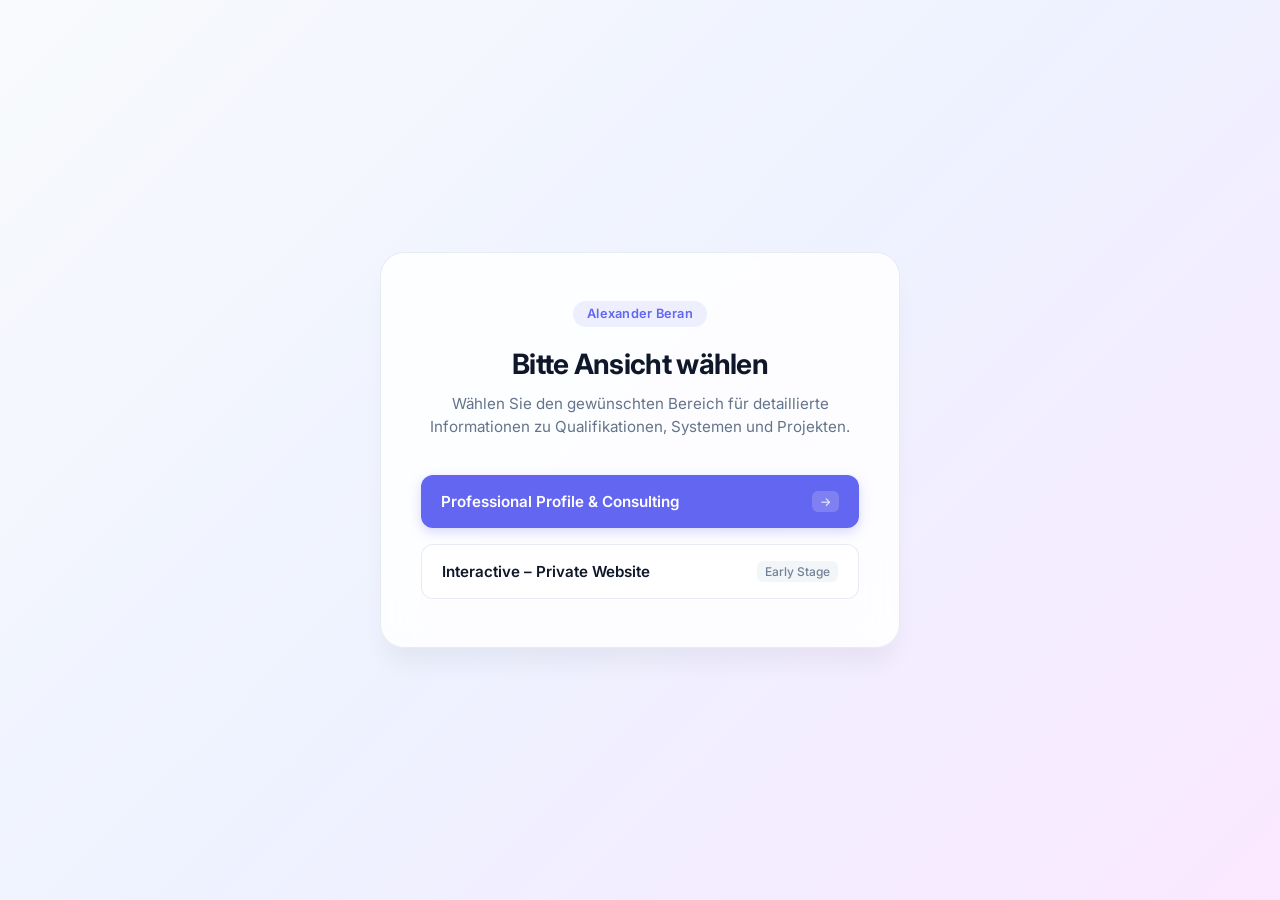
<file: index.html>
<!DOCTYPE html>
<html lang="de">
<head>
  <meta charset="UTF-8">
  <meta name="viewport" content="width=device-width, initial-scale=1.0">
  <title>Alexander Beran // Portal-Auswahl</title>
  
  <!-- Inter Font für den modernen Stripe-Look -->
  <link rel="preconnect" href="https://fonts.googleapis.com">
  <link rel="preconnect" href="https://fonts.gstatic.com" crossorigin>
  <link href="https://fonts.googleapis.com/css2?family=Inter:wght@400;500;600;700&display=swap" rel="stylesheet">
  
  <style>
    :root {
      --bg-gradient: linear-gradient(135deg, #f8fafc 0%, #eef2ff 50%, #fae8ff 100%);
      --card-bg: rgba(255, 255, 255, 0.85);
      --text-main: #0f172a;
      --text-muted: #64748b;
      --primary-color: #6366f1;
      --primary-hover: #4f46e5;
      --secondary-color: #0f172a;
      --secondary-hover: #1e293b;
      --border-color: rgba(226, 232, 240, 0.8);
      --shadow: 0 20px 25px -5px rgba(0, 0, 0, 0.05), 0 8px 10px -6px rgba(0, 0, 0, 0.01);
    }

    * {
      box-sizing: border-box;
      margin: 0;
      padding: 0;
    }

    body {
      font-family: 'Inter', sans-serif;
      background: var(--bg-gradient);
      min-height: 100vh;
      display: flex;
      justify-content: center;
      align-items: center;
      padding: 1.5rem;
      color: var(--text-main);
    }

    .modal-card {
      background: var(--card-bg);
      backdrop-filter: blur(16px);
      border: 1px solid var(--border-color);
      border-radius: 24px;
      padding: 3rem 2.5rem;
      max-width: 520px;
      width: 100%;
      box-shadow: var(--shadow);
      text-align: center;
    }

    .badge {
      display: inline-block;
      background: rgba(99, 102, 241, 0.1);
      color: var(--primary-color);
      font-size: 0.8rem;
      font-weight: 600;
      padding: 0.35rem 0.85rem;
      border-radius: 9999px;
      margin-bottom: 1.25rem;
      letter-spacing: 0.02em;
    }

    h1 {
      font-size: 1.75rem;
      font-weight: 700;
      letter-spacing: -0.025em;
      margin-bottom: 0.75rem;
      color: var(--text-main);
    }

    p {
      color: var(--text-muted);
      font-size: 0.95rem;
      line-height: 1.5;
      margin-bottom: 2.25rem;
    }

    .btn-group {
      display: flex;
      flex-direction: column;
      gap: 1rem;
    }

    .btn {
      display: flex;
      align-items: center;
      justify-content: space-between;
      width: 100%;
      padding: 1rem 1.25rem;
      border-radius: 12px;
      text-decoration: none;
      font-weight: 600;
      font-size: 0.95rem;
      transition: all 0.2s ease-in-out;
    }

    .btn-primary {
      background: var(--primary-color);
      color: #ffffff;
      box-shadow: 0 4px 12px rgba(99, 102, 241, 0.25);
    }

    .btn-primary:hover {
      background: var(--primary-hover);
      transform: translateY(-1px);
      box-shadow: 0 6px 16px rgba(99, 102, 241, 0.35);
    }

    .btn-secondary {
      background: rgba(255, 255, 255, 0.8);
      color: var(--secondary-color);
      border: 1px solid var(--border-color);
    }

    .btn-secondary:hover {
      background: #ffffff;
      border-color: #cbd5e1;
      transform: translateY(-1px);
    }

    .btn-tag {
      font-size: 0.75rem;
      font-weight: 500;
      padding: 0.2rem 0.5rem;
      border-radius: 6px;
      opacity: 0.9;
    }

    .btn-primary .btn-tag {
      background: rgba(255, 255, 255, 0.2);
      color: #ffffff;
    }

    .btn-secondary .btn-tag {
      background: #f1f5f9;
      color: var(--text-muted);
    }
  </style>
</head>
<body>

  <main class="modal-card">
    <span class="badge">Alexander Beran</span>
    <h1>Bitte Ansicht wählen</h1>
    <p>Wählen Sie den gewünschten Bereich für detaillierte Informationen zu Qualifikationen, Systemen und Projekten.</p>

    <div class="btn-group">
      <!-- Verlinkung auf die neue helle Beratungsseite -->
      <a href="page-professional/index.html" class="btn btn-primary">
        <span>Professional Profile &amp; Consulting</span>
        <span class="btn-tag">&rarr;</span>
      </a>

      <!-- Verlinkung auf deine bestehende Cyberpunk-Seite -->
      <a href="index-matrix.html" class="btn btn-secondary">
        <span>Interactive – Private Website</span>
        <span class="btn-tag">Early Stage</span>
      </a>
    </div>
  </main>

</body>
</html>
</file>
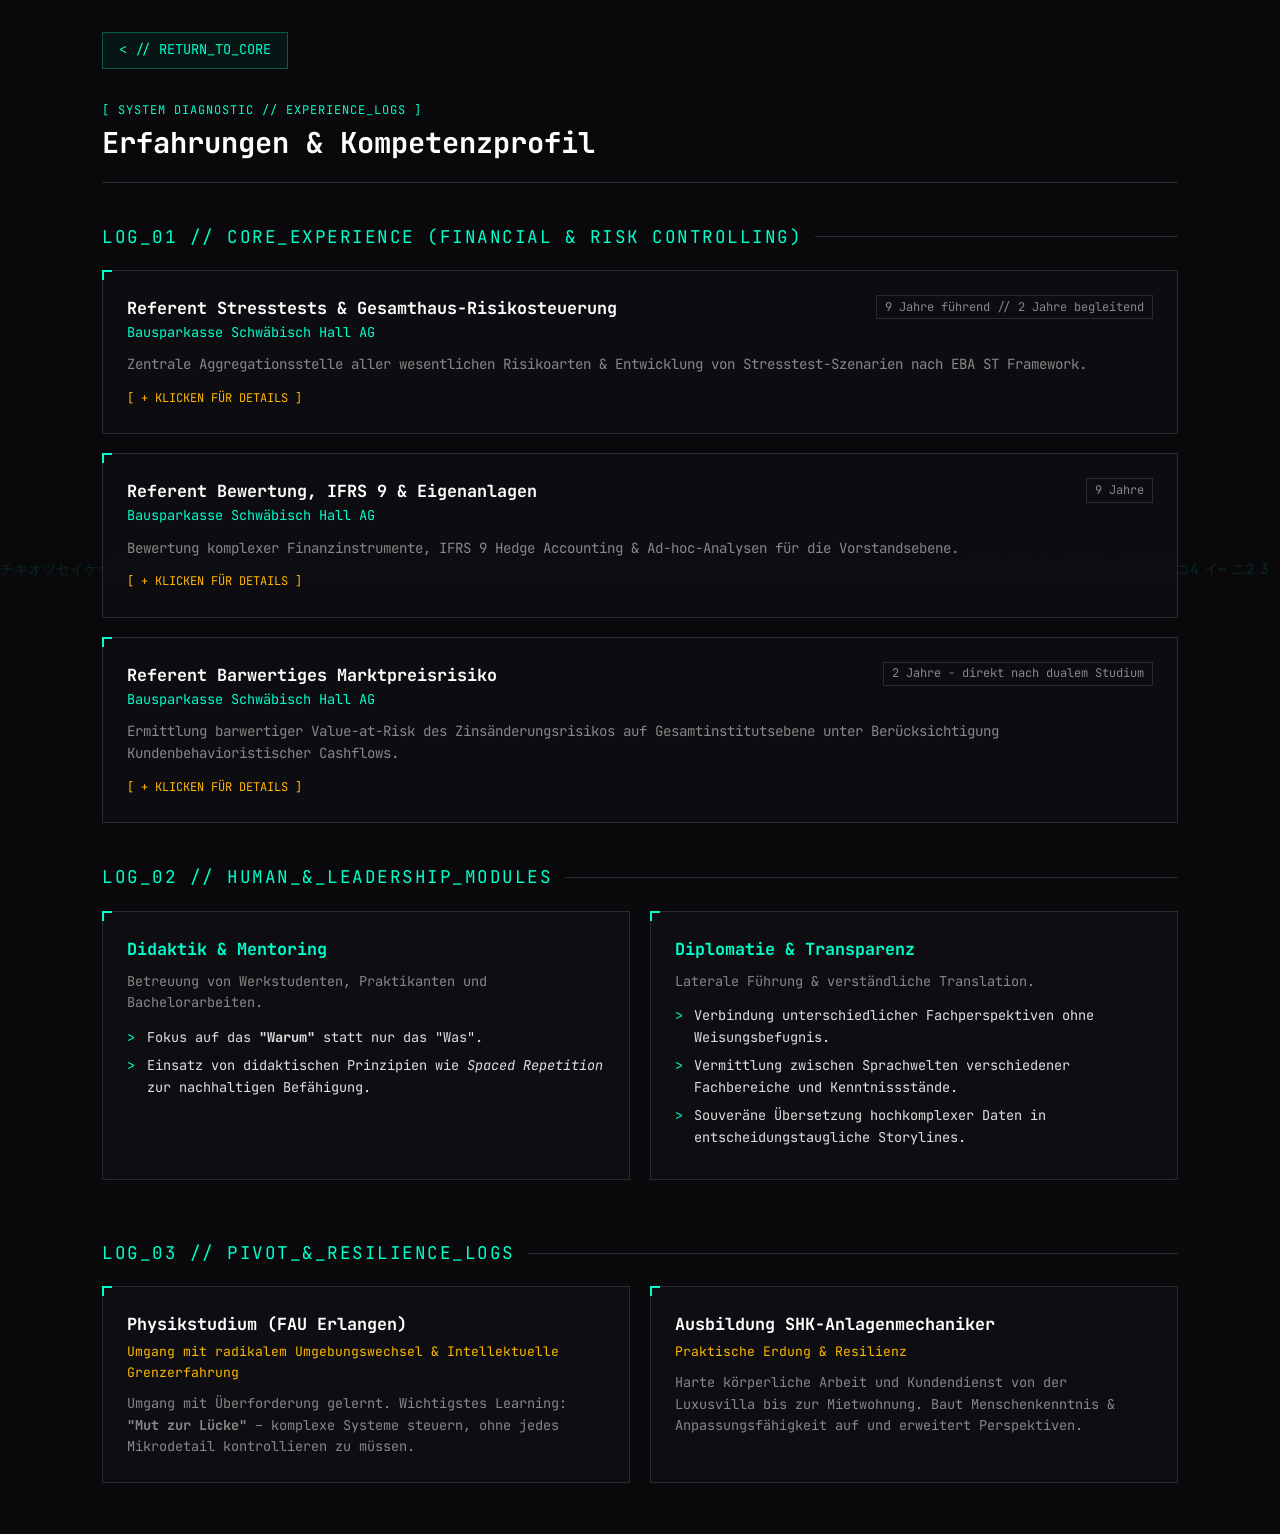
<file: erfahrungen.html>
<!DOCTYPE html>
<html lang="de">
<head>
  <meta charset="UTF-8">
  <meta name="viewport" content="width=device-width, initial-scale=1.0">
  <title>System Diagnostic: Alexander Beran | erfahrungen</title>
  
  <!-- Google Font: JetBrains Mono -->
  <link rel="preconnect" href="https://fonts.googleapis.com">
  <link rel="preconnect" href="https://fonts.gstatic.com" crossorigin>
  <link href="https://fonts.googleapis.com/css2?family=JetBrains+Mono:wght@300;400;700&display=swap" rel="stylesheet">

  <style>
    :root {
      --bg-color: #0a0a0c;
      --card-bg: rgba(15, 15, 20, 0.75);
      --text-main: #e0e0e0;
      --text-muted: #888888;
      --cyber-glow: #00ffcc;
      --cyber-alert: #ffb703;
      --font-mono: 'JetBrains Mono', monospace;
      --border-color: #2a2a30;
    }

    * {
      margin: 0;
      padding: 0;
      box-sizing: border-box;
    }

    body {
      background-color: var(--bg-color);
      color: var(--text-main);
      font-family: var(--font-mono);
      min-height: 100vh;
      padding: 2rem 8%;
      line-height: 1.6;
      position: relative;
    }

    #matrix-canvas {
      position: fixed;
      top: 0;
      left: 0;
      width: 100vw;
      height: 100vh;
      z-index: 1;
      opacity: 0.12;
      pointer-events: none;
    }

    .nav-bar {
      position: relative;
      z-index: 10;
      margin-bottom: 2rem;
    }

    .btn-back {
      display: inline-flex;
      align-items: center;
      gap: 0.5rem;
      color: var(--cyber-glow);
      text-decoration: none;
      font-size: 0.85rem;
      padding: 0.4rem 1rem;
      background: rgba(0, 255, 204, 0.05);
      border: 1px solid rgba(0, 255, 204, 0.3);
      transition: all 0.3s ease;
    }

    .btn-back:hover {
      background: rgba(0, 255, 204, 0.15);
      box-shadow: 0 0 15px rgba(0, 255, 204, 0.3);
      transform: translateX(-3px);
    }

    main {
      position: relative;
      z-index: 2;
      max-width: 1100px;
      margin: 0 auto;
    }

    .hud-header {
      border-bottom: 1px solid var(--border-color);
      padding-bottom: 1rem;
      margin-bottom: 2.5rem;
    }

    .hud-status {
      font-size: 0.75rem;
      color: var(--cyber-glow);
      text-transform: uppercase;
      letter-spacing: 1px;
    }

    .hud-title {
      font-size: 1.8rem;
      color: #fff;
    }

    .section-title {
      font-size: 1.1rem;
      color: var(--cyber-glow);
      text-transform: uppercase;
      letter-spacing: 1.5px;
      margin: 2.5rem 0 1.2rem 0;
      display: flex;
      align-items: center;
      gap: 0.8rem;
    }

    .section-title::after {
      content: '';
      flex: 1;
      height: 1px;
      background: var(--border-color);
    }

    /* HUD CARD SYSTEM */
    .hud-card {
      background: var(--card-bg);
      border: 1px solid var(--border-color);
      padding: 1.5rem;
      position: relative;
      backdrop-filter: blur(5px);
      margin-bottom: 1.2rem;
      transition: border-color 0.3s ease, box-shadow 0.3s ease;
    }

    .hud-card:hover {
      border-color: rgba(0, 255, 204, 0.4);
      box-shadow: 0 0 20px rgba(0, 255, 204, 0.08);
    }

    .hud-card::before {
      content: '';
      position: absolute;
      top: -1px;
      left: -1px;
      width: 8px;
      height: 8px;
      border-top: 2px solid var(--cyber-glow);
      border-left: 2px solid var(--cyber-glow);
    }

    /* INTERACTIVE TIMELINE ITEMS */
    .exp-item {
      cursor: pointer;
    }

    .exp-header {
      display: flex;
      justify-content: space-between;
      align-items: flex-start;
      flex-wrap: wrap;
      gap: 0.5rem;
    }

    .exp-role {
      font-size: 1.05rem;
      color: #fff;
      font-weight: bold;
    }

    .exp-company {
      font-size: 0.85rem;
      color: var(--cyber-glow);
    }

    .exp-date {
      font-size: 0.75rem;
      color: var(--text-muted);
      border: 1px solid var(--border-color);
      padding: 0.1rem 0.5rem;
    }

    .exp-summary {
      font-size: 0.88rem;
      color: var(--text-muted);
      margin-top: 0.6rem;
    }

    .exp-details {
      max-height: 0;
      overflow: hidden;
      transition: max-height 0.4s ease, margin-top 0.4s ease;
    }

    .exp-item.open .exp-details {
      max-height: 800px;
      margin-top: 1rem;
      padding-top: 1rem;
      border-top: 1px dashed rgba(255, 255, 255, 0.1);
    }

    .toggle-hint {
      font-size: 0.75rem;
      color: var(--cyber-alert);
      margin-top: 0.8rem;
      display: inline-block;
    }

    /* GRID FOR SKILLS & PIVOT */
    .grid-2 {
      display: grid;
      grid-template-columns: 1fr 1fr;
      gap: 1.2rem;
    }

    @media (max-width: 850px) {
      .grid-2 { grid-template-columns: 1fr; }
    }

    .tag-container {
      display: flex;
      flex-wrap: wrap;
      gap: 0.4rem;
      margin-top: 0.8rem;
    }

    .cyber-tag {
      font-size: 0.72rem;
      background: rgba(255, 255, 255, 0.04);
      border: 1px solid rgba(255, 255, 255, 0.15);
      padding: 0.2rem 0.5rem;
      color: #ccc;
    }

    .cyber-tag.highlight {
      border-color: var(--cyber-glow);
      color: var(--cyber-glow);
    }

    ul.custom-list {
      list-style: none;
      font-size: 0.85rem;
      color: var(--text-main);
    }

    ul.custom-list li {
      position: relative;
      padding-left: 1.2rem;
      margin-bottom: 0.4rem;
    }

    ul.custom-list li::before {
      content: '>';
      position: absolute;
      left: 0;
      color: var(--cyber-glow);
    }
  </style>
</head>
<body>

  <canvas id="matrix-canvas"></canvas>

  <main>
    <div class="nav-bar">
      <a href="index-matrix.html" class="btn-back">&lt; // RETURN_TO_CORE</a>
    </div>

    <header class="hud-header">
      <div class="hud-status">[ SYSTEM DIAGNOSTIC // EXPERIENCE_LOGS ]</div>
      <h1 class="hud-title">Erfahrungen &amp; Kompetenzprofil</h1>
    </header>

    <!-- SEKTOR 1: HARD CORE CONTROLLING -->
    <div class="section-title">LOG_01 // CORE_EXPERIENCE (Financial &amp; Risk Controlling)</div>

    <!-- STATION 1 -->
    <div class="hud-card exp-item" onclick="toggleExp(this)">
      <div class="exp-header">
        <div>
          <div class="exp-role">Referent Stresstests &amp; Gesamthaus-Risikosteuerung</div>
          <div class="exp-company">Bausparkasse Schwäbisch Hall AG</div>
        </div>
        <div class="exp-date"> 9 Jahre führend // 2 Jahre begleitend </div>
      </div>
      <div class="exp-summary">
        Zentrale Aggregationsstelle aller wesentlichen Risikoarten &amp; Entwicklung von Stresstest-Szenarien nach EBA ST Framework.
      </div>
      <span class="toggle-hint">[ + KLICKEN FÜR DETAILS ]</span>

      <div class="exp-details">
        <ul class="custom-list">
          <li><strong>Multi-Risikoarten-Aggregation:</strong> Zusammenführung von Zinsänderungs-, Kredit-, Beteiligungs-, opRisk-, Modell-, Geschäfts- und Reputationsrisiko.</li>
          <li><strong>Prozessautomatisierung:</strong> Reduzierung manueller Schritte durch Automatisierung repetitiver Datenflüsse durch Prozessstrukturierung und Verarbeitung via SQL und VBA.</li>
          <li><strong>Methodik-Evolution:</strong> Weiterentwicklung von der ökonomischen Sichtweise (Cashflow- &amp; Verhaltenssimulationen) hin zur normativen, periodischen GuV-/Eigenkapital-Perspektive.</li>
          <li><strong>Szenario-Entwicklung:</strong> Vierteljährliche Makro-Diskussionsrunden &amp; Qualitative makroökonomische Narrative und ökonometrische quantitative Übersetzung externer Schock-Szenarien.</li>
          <li><strong>Laterale Führung:</strong> Diplomatische Abstimmung &amp; Sicherstellung der Szenario-Kohärenz mit dezentralen Risikoarten-Verantwortlichen.</li>
        </ul>
        <div class="tag-container">
          <span class="cyber-tag highlight">Makroökonomie</span>
          <span class="cyber-tag highlight">Finanzmathematische Modellierung</span>
          <span class="cyber-tag">Ökonometrie</span>
          <span class="cyber-tag">Europäische Regulatorik</span>
          <span class="cyber-tag">Laterale Führung</span>
        </div>
      </div>
    </div>

    <!-- STATION 2 -->
    <div class="hud-card exp-item" onclick="toggleExp(this)">
      <div class="exp-header">
        <div>
          <div class="exp-role">Referent Bewertung, IFRS 9 &amp; Eigenanlagen</div>
          <div class="exp-company">Bausparkasse Schwäbisch Hall AG</div>
        </div>
        <div class="exp-date">9 Jahre</div>
      </div>
      <div class="exp-summary">
        Bewertung komplexer Finanzinstrumente, IFRS 9 Hedge Accounting &amp; Ad-hoc-Analysen für die Vorstandsebene.
      </div>
      <span class="toggle-hint">[ + KLICKEN FÜR DETAILS ]</span>

      <div class="exp-details">
        <ul class="custom-list">
          <li><strong>IFRS 9 &amp; HGB:</strong> FVOCI-Rücklagen, Prudent Valuation sowie verlustfreie Bewertung nach HGB (§ 340e) &amp; Stille-Lasten-Checks.</li>
          <li><strong>Finanzmathematik:</strong> Bewertung von Anleihen, Fonds und Derivaten inklusive Hedge Accounting.</li>
          <li><strong>Aktiv/Passiv-Steuerung:</strong> Entscheidungsvorlagen und Maßnahmenpakete zur Aussteuerung der Aktiv und Passiv-Seite unter Berücksichtigung von FVOCI und GuV-Effekten</li>
          <li><strong>Executive Reporting:</strong> Erstellung entscheidungsrelevanter Vorstandsvorlagen und Argumentationslinien für externe Prüfer.</li>
        </ul>
        <div class="tag-container">
          <span class="cyber-tag highlight">IFRS 9</span>
          <span class="cyber-tag highlight">Bewertung</span>
          <span class="cyber-tag">HGB</span>
          <span class="cyber-tag">Derivate &amp; Fonds</span>
          <span class="cyber-tag">Vorstandsvorlagen</span>
        </div>
      </div>
    </div>

    <!-- STATION 3 -->
    <div class="hud-card exp-item" onclick="toggleExp(this)">
      <div class="exp-header">
        <div>
          <div class="exp-role">Referent Barwertiges Marktpreisrisiko</div>
          <div class="exp-company">Bausparkasse Schwäbisch Hall AG</div>
        </div>
        <div class="exp-date">2 Jahre - direkt nach dualem Studium</div>
      </div>
      <div class="exp-summary">
        Ermittlung barwertiger Value-at-Risk des Zinsänderungsrisikos auf Gesamtinstitutsebene unter Berücksichtigung Kundenbehavioristischer Cashflows.
      </div>
      <span class="toggle-hint">[ + KLICKEN FÜR DETAILS ]</span>

      <div class="exp-details">
        <ul class="custom-list">
          <li><strong>Systemweiter Überblick:</strong> Frühe und tiefgreifende Erfassung von Zinsrisiken, Risikomodellen und statistischen Methoden der Gesamtbanksteuerung.</li>
          <li><strong>Prozessautomatisierung:</strong> Reduzierung manueller Schritte durch Automatisierung repetitiver Datenflüsse via SQL und VBA.</li>
        </ul>
        <div class="tag-container">
          <span class="cyber-tag highlight">Value-at-Risk</span>
          <span class="cyber-tag">VBA / SQL</span>
          <span class="cyber-tag">Aktiv-Passiv-Steuerung</span>
        </div>
      </div>
    </div>


    <!-- SEKTOR 2: HUMAN & LEADERSHIP MODULES -->
    <div class="section-title">LOG_02 // HUMAN_&amp;_LEADERSHIP_MODULES</div>

    <div class="grid-2">
      <div class="hud-card">
        <div class="exp-role" style="color: var(--cyber-glow);">Didaktik &amp; Mentoring</div>
        <div style="font-size: 0.85rem; margin-top: 0.5rem; color: var(--text-muted);">
          Betreuung von Werkstudenten, Praktikanten und Bachelorarbeiten.
        </div>
        <ul class="custom-list" style="margin-top: 0.8rem;">
          <li>Fokus auf das <strong>"Warum"</strong> statt nur das "Was".</li>
          <li>Einsatz von didaktischen Prinzipien wie <em>Spaced Repetition</em> zur nachhaltigen Befähigung.</li>
        </ul>
      </div>

      <div class="hud-card">
        <div class="exp-role" style="color: var(--cyber-glow);">Diplomatie &amp; Transparenz</div>
        <div style="font-size: 0.85rem; margin-top: 0.5rem; color: var(--text-muted);">
          Laterale Führung &amp; verständliche Translation.
        </div>
        <ul class="custom-list" style="margin-top: 0.8rem;">
          <li>Verbindung unterschiedlicher Fachperspektiven ohne Weisungsbefugnis.</li>
          <li>Vermittlung zwischen Sprachwelten verschiedener Fachbereiche und Kenntnissstände.</li>
          <li>Souveräne Übersetzung hochkomplexer Daten in entscheidungstaugliche Storylines.</li>
        </ul>
      </div>
    </div>


    <!-- SEKTOR 3: PIVOT & RESILIENCE -->
    <div class="section-title">LOG_03 // PIVOT_&amp;_RESILIENCE_LOGS</div>

    <div class="grid-2">
      <div class="hud-card">
        <div class="exp-role" style="color: #fff;">Physikstudium (FAU Erlangen)</div>
        <div style="font-size: 0.82rem; color: var(--cyber-alert); margin-top: 0.2rem;">Umgang mit radikalem Umgebungswechsel & Intellektuelle Grenzerfahrung</div>
        <p style="font-size: 0.85rem; color: var(--text-muted); margin-top: 0.6rem;">
          Umgang mit Überforderung gelernt. Wichtigstes Learning: <strong>"Mut zur Lücke"</strong> – komplexe Systeme steuern, ohne jedes Mikrodetail kontrollieren zu müssen.
        </p>
      </div>

      <div class="hud-card">
        <div class="exp-role" style="color: #fff;">Ausbildung SHK-Anlagenmechaniker</div>
        <div style="font-size: 0.82rem; color: var(--cyber-alert); margin-top: 0.2rem;">Praktische Erdung &amp; Resilienz</div>
        <p style="font-size: 0.85rem; color: var(--text-muted); margin-top: 0.6rem;">
          Harte körperliche Arbeit und Kundendienst von der Luxusvilla bis zur Mietwohnung. Baut Menschenkenntnis & Anpassungsfähigkeit auf und erweitert Perspektiven.
        </p>
      </div>
    </div>

  </main>

  <script>
    /* Matrix Background Effect */
    const canvas = document.getElementById('matrix-canvas');
    const ctx = canvas.getContext('2d');
    function resizeCanvas() { canvas.width = window.innerWidth; canvas.height = window.innerHeight; }
    resizeCanvas();
    window.addEventListener('resize', resizeCanvas);

    const chars = 'アイウエオカキクケコサシスセソタチツテトナニヌネノ0123456789<>{}[]/*+=~#$_';
    const fontSize = 14;
    let drops = Array(Math.floor(canvas.width / fontSize)).fill(1);

    function drawMatrix() {
      ctx.fillStyle = 'rgba(10, 10, 12, 0.1)';
      ctx.fillRect(0, 0, canvas.width, canvas.height);
      ctx.fillStyle = '#00ffcc';
      ctx.font = fontSize + 'px "JetBrains Mono", monospace';
      for (let i = 0; i < drops.length; i++) {
        const text = chars.charAt(Math.floor(Math.random() * chars.length));
        ctx.fillText(text, i * fontSize, drops[i] * fontSize);
        if (drops[i] * fontSize > canvas.height && Math.random() > 0.975) drops[i] = 0;
        drops[i]++;
      }
    }
    setInterval(drawMatrix, 33);

    /* Toggle details for timeline cards */
    function toggleExp(card) {
      card.classList.toggle('open');
      const hint = card.querySelector('.toggle-hint');
      if (card.classList.contains('open')) {
        hint.textContent = '[ - EINKLAPPEN ]';
      } else {
        hint.textContent = '[ + KLICKEN FÜR DETAILS ]';
      }
    }
  </script>
</body>
</html>
</file>
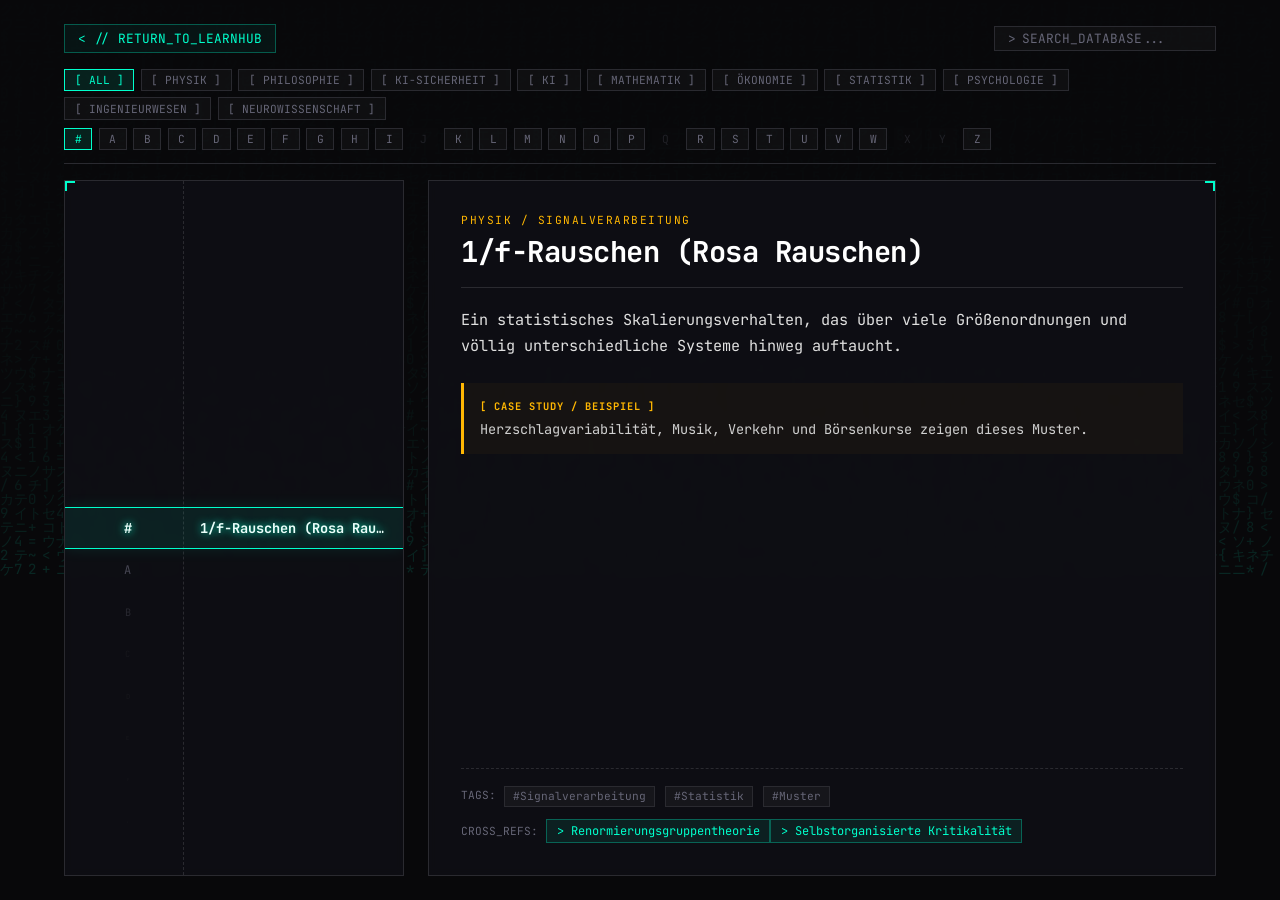
<file: glossar.html>
<!DOCTYPE html>
<html lang="de">
<head>
  <meta charset="UTF-8">
  <meta name="viewport" content="width=device-width, initial-scale=1.0">
  <title>Tactical Command Grid: Cyber-Glossar | Alexander Beran</title>
  
  <link rel="preconnect" href="https://fonts.googleapis.com">
  <link rel="preconnect" href="https://fonts.gstatic.com" crossorigin>
  <link href="https://fonts.googleapis.com/css2?family=JetBrains+Mono:wght@300;400;700&display=swap" rel="stylesheet">

  <style>
    :root {
      --bg-color: #0a0a0c;
      --card-bg: rgba(15, 15, 20, 0.9);
      --text-main: #e0e0e0;
      --text-muted: #666677;
      --cyber-glow: #00ffcc;
      --cyber-alert: #ffb703;
      --font-mono: 'JetBrains Mono', monospace;
      --border-color: #2a2a30;
      --item-height: 42px;
    }

    * {
      margin: 0;
      padding: 0;
      box-sizing: border-box;
      user-select: none;
    }

    body {
      background-color: var(--bg-color);
      color: var(--text-main);
      font-family: var(--font-mono);
      min-height: 100vh;
      padding: 1.5rem 5%;
      display: flex;
      flex-direction: column;
      overflow-x: hidden;
      touch-action: manipulation;
    }

    #matrix-canvas {
      position: fixed;
      top: 0;
      left: 0;
      width: 100vw;
      height: 100vh;
      z-index: 1;
      opacity: 0.12;
      pointer-events: none;
    }

    .wrapper {
      position: relative;
      z-index: 2;
      max-width: 1400px;
      margin: 0 auto;
      width: 100%;
      display: flex;
      flex-direction: column;
      height: calc(100vh - 3rem);
    }

    .nav-bar {
      margin-bottom: 1rem;
      display: flex;
      justify-content: space-between;
      align-items: center;
    }

    .btn-back {
      display: inline-flex;
      align-items: center;
      color: var(--cyber-glow);
      text-decoration: none;
      font-size: 0.8rem;
      padding: 0.3rem 0.8rem;
      background: rgba(0, 255, 204, 0.05);
      border: 1px solid rgba(0, 255, 204, 0.3);
      transition: all 0.3s ease;
    }

    .btn-back:hover {
      background: rgba(0, 255, 204, 0.15);
      box-shadow: 0 0 10px rgba(0, 255, 204, 0.3);
    }

    .search-box {
      display: flex;
      align-items: center;
      background: rgba(255, 255, 255, 0.03);
      border: 1px solid var(--border-color);
      padding: 0.2rem 0.8rem;
    }

    .search-box input {
      background: transparent;
      border: none;
      color: var(--cyber-glow);
      font-family: var(--font-mono);
      font-size: 0.8rem;
      outline: none;
      width: 180px;
    }

    .search-box input::placeholder { color: var(--text-muted); }

    .top-filter-bar {
      display: flex;
      flex-direction: column;
      gap: 0.5rem;
      margin-bottom: 1rem;
      padding-bottom: 0.8rem;
      border-bottom: 1px solid var(--border-color);
    }

    .category-pills, .quick-az-bar {
      display: flex;
      flex-wrap: wrap;
      gap: 0.4rem;
    }

    .pill-btn, .az-btn {
      background: rgba(255, 255, 255, 0.03);
      border: 1px solid var(--border-color);
      color: var(--text-muted);
      font-family: var(--font-mono);
      font-size: 0.7rem;
      padding: 0.2rem 0.6rem;
      cursor: pointer;
      transition: all 0.2s ease;
    }

    .pill-btn:hover, .pill-btn.active,
    .az-btn:hover, .az-btn.active {
      color: var(--cyber-glow);
      border-color: var(--cyber-glow);
      background: rgba(0, 255, 204, 0.1);
    }

    .az-btn.disabled {
      opacity: 0.25;
      cursor: not-allowed;
      border-color: transparent;
    }

    .glossary-grid {
      display: grid;
      grid-template-columns: 340px 1fr;
      gap: 1.5rem;
      flex-grow: 1;
      min-height: 0;
    }

    @media (max-width: 900px) {
      .glossary-grid { grid-template-columns: 1fr; height: auto; }
      .wrapper { height: auto; }
    }

    /* WHEELS PANEL */
    .wheels-panel {
      background: var(--card-bg);
      border: 1px solid var(--border-color);
      position: relative;
      padding: 0 0.5rem;
      display: flex;
      gap: 0.5rem;
      overflow: hidden;
      backdrop-filter: blur(5px);
      height: 100%;
      touch-action: none; /* Blockiert Browser-Pull-Gesten komplett auf den Rädern */
    }

    .wheels-panel::before {
      content: '';
      position: absolute;
      top: 0; left: 0;
      width: 8px; height: 8px;
      border-top: 2px solid var(--cyber-glow);
      border-left: 2px solid var(--cyber-glow);
    }

    .wheel-column {
      flex: 1;
      height: 100%;
      position: relative;
      overflow: hidden;
    }

    .wheel-column.letters { flex: 0.35; border-right: 1px dashed var(--border-color); }
    .wheel-column.terms { flex: 0.65; }

    /* PERFECT CENTER BEAM ALIGNMENT */
    .wheel-beam {
      position: absolute;
      top: calc(50% - (var(--item-height) / 2));
      left: 0;
      width: 100%;
      height: var(--item-height);
      background: rgba(0, 255, 204, 0.08);
      border-top: 1px solid var(--cyber-glow);
      border-bottom: 1px solid var(--cyber-glow);
      pointer-events: none;
      z-index: 5;
      box-shadow: 0 0 15px rgba(0, 255, 204, 0.1);
    }

    .wheel-track {
      position: absolute;
      width: 100%;
      top: 0;
      left: 0;
      transition: transform 0.2s cubic-bezier(0.1, 0.8, 0.2, 1);
    }

    .wheel-item {
      height: var(--item-height);
      line-height: var(--item-height);
      text-align: center;
      font-size: 0.85rem;
      color: var(--text-muted);
      cursor: pointer;
      white-space: nowrap;
      overflow: hidden;
      text-overflow: ellipsis;
      padding: 0 0.5rem;
      transition: all 0.15s ease;
    }

    .wheel-item.selected {
      color: #fff;
      font-weight: bold;
      text-shadow: 0 0 8px var(--cyber-glow);
    }

    /* HUD DISPLAY */
    .hud-panel {
      background: var(--card-bg);
      border: 1px solid var(--border-color);
      padding: 2rem;
      position: relative;
      display: flex;
      flex-direction: column;
      justify-content: space-between;
      overflow-y: auto;
      backdrop-filter: blur(5px);
    }

    .hud-panel::before {
      content: '';
      position: absolute;
      top: 0; right: 0;
      width: 8px; height: 8px;
      border-top: 2px solid var(--cyber-glow);
      border-right: 2px solid var(--cyber-glow);
    }

    .hud-header {
      border-bottom: 1px solid var(--border-color);
      padding-bottom: 1rem;
      margin-bottom: 1.2rem;
    }

    .hud-category {
      font-size: 0.7rem;
      color: var(--cyber-alert);
      letter-spacing: 1.5px;
      text-transform: uppercase;
      margin-bottom: 0.4rem;
      display: block;
    }

    .hud-title {
      font-size: 1.8rem;
      color: #fff;
      letter-spacing: -0.5px;
    }

    .hud-body {
      font-size: 0.95rem;
      line-height: 1.7;
      color: var(--text-main);
      margin-bottom: 1.5rem;
    }

    .example-box {
      background: rgba(255, 183, 3, 0.04);
      border-left: 3px solid var(--cyber-alert);
      padding: 1rem;
      margin-top: 1rem;
    }

    .example-box-title {
      font-size: 0.65rem;
      color: var(--cyber-alert);
      letter-spacing: 1px;
      margin-bottom: 0.4rem;
      font-weight: bold;
    }

    .example-box-content { font-size: 0.85rem; color: #d0d0d0; }

    .hud-footer {
      border-top: 1px dashed var(--border-color);
      padding-top: 1rem;
      margin-top: auto;
      display: flex;
      flex-direction: column;
      gap: 0.8rem;
    }

    .meta-row { display: flex; align-items: center; gap: 0.5rem; flex-wrap: wrap; }
    .meta-label { font-size: 0.7rem; color: var(--text-muted); }
    .tag-badge { background: rgba(255, 255, 255, 0.04); border: 1px solid var(--border-color); color: var(--text-muted); font-size: 0.7rem; padding: 0.15rem 0.5rem; }

    .cross-ref-btn {
      background: rgba(0, 255, 204, 0.08);
      border: 1px solid rgba(0, 255, 204, 0.3);
      color: var(--cyber-glow);
      font-size: 0.75rem;
      font-family: var(--font-mono);
      padding: 0.2rem 0.6rem;
      cursor: pointer;
      transition: all 0.2s ease;
    }

    .cross-ref-btn:hover { background: var(--cyber-glow); color: #000; box-shadow: 0 0 10px rgba(0, 255, 204, 0.3); }
  </style>
</head>
<body>

  <canvas id="matrix-canvas"></canvas>

  <div class="wrapper">
    <div class="nav-bar">
      <a href="lernecke.html" class="btn-back">&lt; // RETURN_TO_LEARNHUB</a>
      
      <div class="search-box">
        <span style="color: var(--text-muted); font-size: 0.8rem; margin-right: 0.4rem;">&gt;</span>
        <input type="text" id="searchInput" placeholder="SEARCH_DATABASE..." autocomplete="off">
      </div>
    </div>

    <div class="top-filter-bar">
      <div class="category-pills" id="categoryPills"></div>
      <div class="quick-az-bar" id="quickAzBar"></div>
    </div>

    <div class="glossary-grid">
      <aside class="wheels-panel">
        <div class="wheel-beam"></div>

        <div class="wheel-column letters" id="letterWheelCol">
          <div class="wheel-track" id="letterTrack"></div>
        </div>

        <div class="wheel-column terms" id="termWheelCol">
          <div class="wheel-track" id="termTrack"></div>
        </div>
      </aside>

      <main class="hud-panel" id="hudPanel">
        <div>
          <div class="hud-header">
            <span class="hud-category" id="hudCategory">CATEGORIES</span>
            <h1 class="hud-title" id="hudTitle">SELECT_TERM</h1>
          </div>

          <div class="hud-body" id="hudDefinition">
            Verwende die Cyber-Räder auf der linken Seite oder die Filterleiste oben.
          </div>

          <div class="example-box" id="hudExampleBox" style="display: none;">
            <div class="example-box-title">[ CASE STUDY / BEISPIEL ]</div>
            <div class="example-box-content" id="hudExample"></div>
          </div>
        </div>

        <div class="hud-footer">
          <div class="meta-row">
            <span class="meta-label">TAGS:</span>
            <div id="hudTags"></div>
          </div>

          <div class="meta-row">
            <span class="meta-label">CROSS_REFS:</span>
            <div id="hudCrossRefs"></div>
          </div>
        </div>
      </main>
    </div>
  </div>

  <script src="data/glossar-data.js"></script>

  <script>
    /* MATRIX CANVAS */
    const canvas = document.getElementById('matrix-canvas');
    const ctx = canvas.getContext('2d');
    function resizeCanvas() { canvas.width = window.innerWidth; canvas.height = window.innerHeight; }
    resizeCanvas();
    window.addEventListener('resize', resizeCanvas);

    const chars = 'アイウエオカキクケコサシスセソタチツテトナニヌネノ0123456789<>{}[]/*+=~#$_';
    const fontSize = 14;
    let drops = Array(Math.floor(canvas.width / fontSize)).fill(1);

    function drawMatrix() {
      ctx.fillStyle = 'rgba(10, 10, 12, 0.1)';
      ctx.fillRect(0, 0, canvas.width, canvas.height);
      ctx.fillStyle = '#00ffcc';
      ctx.font = fontSize + 'px "JetBrains Mono", monospace';
      for (let i = 0; i < drops.length; i++) {
        const text = chars.charAt(Math.floor(Math.random() * chars.length));
        ctx.fillText(text, i * fontSize, drops[i] * fontSize);
        if (drops[i] * fontSize > canvas.height && Math.random() > 0.975) drops[i] = 0;
        drops[i]++;
      }
    }
    setInterval(drawMatrix, 33);

    /* GLOSSARY ENGINE */
    const itemHeight = 42;
    const alphabet = ["#", ... "ABCDEFGHIJKLMNOPQRSTUVWXYZ".split("")];

    let currentCategory = 'ALL';
    let availableLetters = [];
    let currentLetterIdx = 0;
    let filteredTerms = [];
    let currentTermIdx = 0;

    const letterTrack = document.getElementById('letterTrack');
    const termTrack = document.getElementById('termTrack');
    const categoryPills = document.getElementById('categoryPills');
    const quickAzBar = document.getElementById('quickAzBar');
    const searchInput = document.getElementById('searchInput');

    function initGlossaryEngine() {
      if (typeof glossaryData === 'undefined' || !glossaryData.length) {
        document.getElementById('hudDefinition').innerText = "ERROR: Keine Glossar-Daten gefunden.";
        return;
      }

      buildCategoryFilter();
      applyFilters();
      setupWheelEvents();
    }

    function buildCategoryFilter() {
      const categories = new Set();
      glossaryData.forEach(item => {
        item.categories.forEach(cat => categories.add(cat.split('/')[0].trim()));
      });

      categoryPills.innerHTML = `<button class="pill-btn active" data-cat="ALL" onclick="setCategory('ALL')">[ ALL ]</button>`;
      categories.forEach(cat => {
        categoryPills.innerHTML += `<button class="pill-btn" data-cat="${cat}" onclick="setCategory('${cat}')">[ ${cat.toUpperCase()} ]</button>`;
      });
    }

    function setCategory(cat) {
      currentCategory = cat;
      document.querySelectorAll('.pill-btn').forEach(btn => {
        btn.classList.toggle('active', btn.getAttribute('data-cat') === cat);
      });
      applyFilters(searchInput.value);
    }

    function applyFilters(searchTerm = '') {
      let data = glossaryData;

      if (currentCategory !== 'ALL') {
        data = data.filter(item => item.categories.some(c => c.startsWith(currentCategory)));
      }

      if (searchTerm.trim() !== '') {
        const termLower = searchTerm.toLowerCase();
        data = data.filter(item => 
          item.term.toLowerCase().includes(termLower) ||
          item.definition.toLowerCase().includes(termLower) ||
          item.tags.some(t => t.toLowerCase().includes(termLower))
        );
      }

      availableLetters = alphabet.filter(l => data.some(item => item.letter === l));

      renderQuickAZ();

      if (availableLetters.length > 0) {
        currentLetterIdx = 0;
        renderLetterWheel();
        updateTermListForSelectedLetter(data);
      } else {
        letterTrack.innerHTML = '';
        termTrack.innerHTML = '';
        renderHUD(null);
      }
    }

    function renderQuickAZ() {
      quickAzBar.innerHTML = '';
      alphabet.forEach(l => {
        const active = availableLetters.includes(l);
        const btn = document.createElement('button');
        btn.className = `az-btn ${active ? '' : 'disabled'}`;
        btn.innerText = l;
        if (active) {
          btn.onclick = () => {
            currentLetterIdx = availableLetters.indexOf(l);
            spinLetterWheel();
          };
        }
        quickAzBar.appendChild(btn);
      });
    }

    /* CENTER OFFSET CALCULATION */
    function getCenterOffset(idx, totalItems, containerEl) {
      const containerHeight = containerEl.clientHeight || 400;
      const centerBox = containerHeight / 2;
      return centerBox - (idx * itemHeight) - (itemHeight / 2);
    }

    function renderLetterWheel() {
      letterTrack.innerHTML = '';
      availableLetters.forEach((l, idx) => {
        const div = document.createElement('div');
        div.className = 'wheel-item';
        div.innerText = l;
        div.onclick = () => { currentLetterIdx = idx; spinLetterWheel(); };
        letterTrack.appendChild(div);
      });
      spinLetterWheel();
    }

    function spinLetterWheel() {
      const col = document.getElementById('letterWheelCol');
      const offset = getCenterOffset(currentLetterIdx, availableLetters.length, col);
      letterTrack.style.transform = `translateY(${offset}px)`;

      const items = letterTrack.querySelectorAll('.wheel-item');
      items.forEach((item, idx) => {
        const dist = Math.abs(idx - currentLetterIdx);
        item.classList.toggle('selected', idx === currentLetterIdx);
        item.style.opacity = Math.max(0.1, 1 - dist * 0.35);
        item.style.transform = `scale(${1 - dist * 0.12})`;
      });

      document.querySelectorAll('.az-btn').forEach(btn => {
        btn.classList.toggle('active', btn.innerText === availableLetters[currentLetterIdx]);
      });

      let data = glossaryData;
      if (currentCategory !== 'ALL') {
        data = data.filter(item => item.categories.some(c => c.startsWith(currentCategory)));
      }
      updateTermListForSelectedLetter(data);
    }

    function updateTermListForSelectedLetter(data) {
      const activeLetter = availableLetters[currentLetterIdx];
      filteredTerms = data.filter(item => item.letter === activeLetter);
      currentTermIdx = 0;

      termTrack.innerHTML = '';
      filteredTerms.forEach((item, idx) => {
        const div = document.createElement('div');
        div.className = 'wheel-item';
        div.innerText = item.term;
        div.onclick = () => { currentTermIdx = idx; spinTermWheel(); };
        termTrack.appendChild(div);
      });

      spinTermWheel();
    }

    function spinTermWheel() {
      const col = document.getElementById('termWheelCol');
      const offset = getCenterOffset(currentTermIdx, filteredTerms.length, col);
      termTrack.style.transform = `translateY(${offset}px)`;

      const items = termTrack.querySelectorAll('.wheel-item');
      items.forEach((item, idx) => {
        const dist = Math.abs(idx - currentTermIdx);
        item.classList.toggle('selected', idx === currentTermIdx);
        item.style.opacity = Math.max(0.1, 1 - dist * 0.35);
        item.style.transform = `scale(${1 - dist * 0.1})`;
      });

      renderHUD(filteredTerms[currentTermIdx]);
    }

    function renderHUD(item) {
      if (!item) {
        document.getElementById('hudCategory').innerText = 'N/A';
        document.getElementById('hudTitle').innerText = 'KEIN ERGEBNIS';
        document.getElementById('hudDefinition').innerText = 'Keine passenden Begriffe gefunden.';
        document.getElementById('hudExampleBox').style.display = 'none';
        document.getElementById('hudTags').innerHTML = '';
        document.getElementById('hudCrossRefs').innerHTML = '';
        return;
      }

      document.getElementById('hudCategory').innerText = item.categories.join(' // ');
      document.getElementById('hudTitle').innerText = item.term;
      document.getElementById('hudDefinition').innerText = item.definition;

      const exampleBox = document.getElementById('hudExampleBox');
      if (item.example) {
        document.getElementById('hudExample').innerText = item.example;
        exampleBox.style.display = 'block';
      } else {
        exampleBox.style.display = 'none';
      }

      document.getElementById('hudTags').innerHTML = item.tags.map(t => `<span class="tag-badge">#${t}</span>`).join(' ');

      const crossContainer = document.getElementById('hudCrossRefs');
      crossContainer.innerHTML = '';

      if (item.cross_references && item.cross_references.length > 0) {
        item.cross_references.forEach(refTerm => {
          const btn = document.createElement('button');
          btn.className = 'cross-ref-btn';
          btn.innerText = `> ${refTerm}`;
          btn.onclick = () => jumpToTerm(refTerm);
          crossContainer.appendChild(btn);
        });
      } else {
        crossContainer.innerHTML = `<span style="font-size:0.75rem; color:var(--text-muted)">KEINE</span>`;
      }
    }

    function jumpToTerm(termName) {
      const target = glossaryData.find(g => g.term.toLowerCase() === termName.toLowerCase() || g.term.toLowerCase().includes(termName.toLowerCase()));
      if (!target) return;

      const letterIdx = availableLetters.indexOf(target.letter);
      if (letterIdx !== -1) {
        currentLetterIdx = letterIdx;
        spinLetterWheel();

        const termIdx = filteredTerms.findIndex(t => t.id === target.id);
        if (termIdx !== -1) {
          currentTermIdx = termIdx;
          spinTermWheel();
        }
      }
    }

    /* ENHANCED WHEEL & TOUCH EVENT HANDLERS */
    function setupWheelEvents() {
      const letterCol = document.getElementById('letterWheelCol');
      const termCol = document.getElementById('termWheelCol');
    
      // --- 1. MAUSRAD (DESKTOP) ---
      letterCol.addEventListener('wheel', (e) => {
        e.preventDefault();
        if (e.deltaY > 0 && currentLetterIdx < availableLetters.length - 1) {
          currentLetterIdx++;
          spinLetterWheel();
        } else if (e.deltaY < 0 && currentLetterIdx > 0) {
          currentLetterIdx--;
          spinLetterWheel();
        }
      }, { passive: false });
    
      termCol.addEventListener('wheel', (e) => {
        e.preventDefault();
        if (e.deltaY > 0 && currentTermIdx < filteredTerms.length - 1) {
          currentTermIdx++;
          spinTermWheel();
        } else if (e.deltaY < 0 && currentTermIdx > 0) {
          currentTermIdx--;
          spinTermWheel();
        }
      }, { passive: false });
    
      // --- 2. TOUCH / SWIPE CONTROLS ---
      function attachTouchControls(element, getIndex, setIndex, getMax, spinFunc) {
        let startY = 0;
        let distY = 0;
        const threshold = 25; 

        element.addEventListener('touchstart', (e) => {
          startY = e.touches[0].clientY;
          distY = 0;
        }, { passive: true });

        element.addEventListener('touchmove', (e) => {
          if (e.cancelable) e.preventDefault();

          distY = startY - e.touches[0].clientY;

          if (Math.abs(distY) > threshold) {
            const current = getIndex();
            if (distY > 0 && current < getMax() - 1) {
              setIndex(current + 1);
              spinFunc();
              startY = e.touches[0].clientY;
            } else if (distY < 0 && current > 0) {
              setIndex(current - 1);
              spinFunc();
              startY = e.touches[0].clientY;
            }
          }
        }, { passive: false });
      }

      attachTouchControls(
        letterCol,
        () => currentLetterIdx,
        (val) => { currentLetterIdx = val; },
        () => availableLetters.length,
        spinLetterWheel
      );

      attachTouchControls(
        termCol,
        () => currentTermIdx,
        (val) => { currentTermIdx = val; },
        () => filteredTerms.length,
        spinTermWheel
      );

      // --- 3. SEARCH & RESIZE LISTENERS ---
      searchInput.addEventListener('input', (e) => {
        applyFilters(e.target.value);
      });

      window.addEventListener('resize', () => {
        if (availableLetters.length > 0) {
          spinLetterWheel();
          spinTermWheel();
        }
      });
    }

    // INITIALISIERUNG
    window.onload = initGlossaryEngine;
  </script>
</body>
</html>
</file>
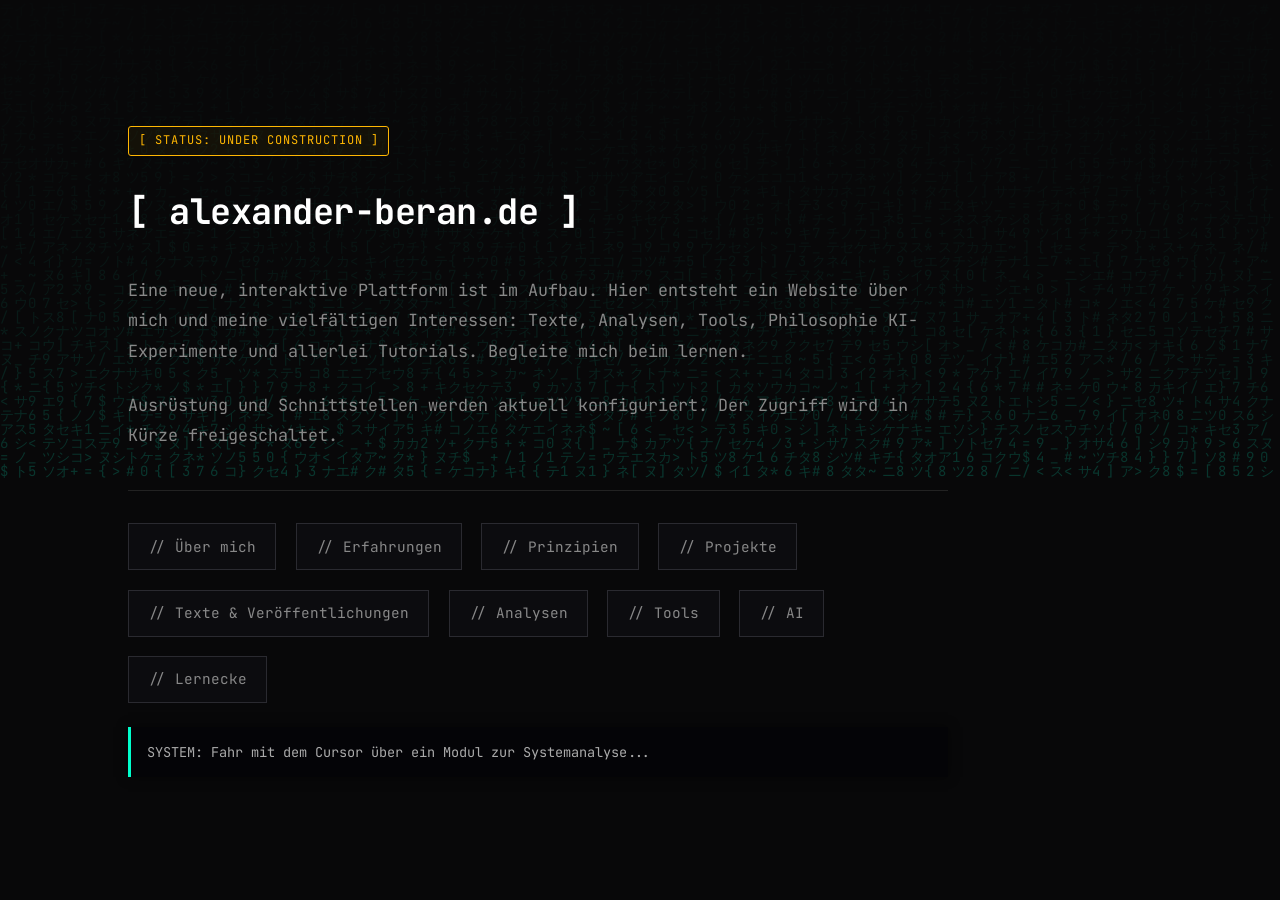
<file: index-matrix.html>
<!DOCTYPE html>
<html lang="de">
<head>
  <meta charset="UTF-8">
  <meta name="viewport" content="width=device-width, initial-scale=1.0">
  <title>Under Construction | alexander-beran.de</title>
  
  <!-- Google Font: JetBrains Mono -->
  <link rel="preconnect" href="https://fonts.googleapis.com">
  <link rel="preconnect" href="https://fonts.gstatic.com" crossorigin>
  <link href="https://fonts.googleapis.com/css2?family=JetBrains+Mono:wght@300;400;700&display=swap" rel="stylesheet">

  <style>
    /* GLOBAL VARIABLES */
    :root {
      --bg-color: #0a0a0c;
      --text-main: #e0e0e0;
      --text-muted: #888888;
      --cyber-glow: #00ffcc; /* Neon Cyan */
      --cyber-alert: #ffb703;
      --font-mono: 'JetBrains Mono', 'Courier New', Courier, monospace;
    }

    * {
      margin: 0;
      padding: 0;
      box-sizing: border-box;
    }

    body {
      background-color: var(--bg-color);
      color: var(--text-main);
      font-family: var(--font-mono);
      min-height: 100vh;
      display: flex;
      flex-direction: column;
      justify-content: center;
      padding: 2rem 10%;
      line-height: 1.8;
      font-size: 1.05rem;
      position: relative;
      overflow-x: hidden;
      touch-action: manipulation;
    }

    /* CANVAS HINTERGRUND */
    #matrix-canvas {
      position: fixed;
      top: 0;
      left: 0;
      width: 100vw;
      height: 100vh;
      z-index: 1;
      opacity: 0.18;
      pointer-events: none;
    }

    /* INHALTS-CONTAINER */
    main {
      position: relative;
      z-index: 2;
      max-width: 820px;
    }

    /* BADGE STATUS */
    .status-badge {
      display: inline-block;
      font-size: 0.75rem;
      color: var(--cyber-alert);
      border: 1px solid var(--cyber-alert);
      padding: 0.2rem 0.6rem;
      border-radius: 3px;
      margin-bottom: 1.5rem;
      text-transform: uppercase;
      letter-spacing: 1px;
      background: rgba(255, 183, 3, 0.05);
    }

    /* TYPOGRAFIE & TYPING EFFECT */
    h1 {
      font-size: 2.2rem;
      font-weight: 700;
      color: #ffffff;
      margin-bottom: 2rem;
      letter-spacing: -0.5px;
      transition: all 0.3s ease;
      min-height: 2.8rem;
    }

    /* Terminal Cursor */
    .cursor {
      display: inline-block;
      width: 10px;
      background-color: var(--cyber-glow);
      margin-left: 5px;
      animation: blink 0.8s infinite;
      box-shadow: 0 0 8px var(--cyber-glow);
    }

    @keyframes blink {
      0%, 100% { opacity: 1; }
      50% { opacity: 0; }
    }

    /* Content Fade */
    .content-fade {
      opacity: 0;
      transform: translateY(10px);
      transition: opacity 0.8s ease, transform 0.8s ease;
    }

    .content-fade.visible {
      opacity: 1;
      transform: translateY(0);
    }

    p {
      margin-bottom: 1.5rem;
      color: var(--text-muted);
      transition: color 0.3s ease, text-shadow 0.3s ease;
    }

    p:hover {
      color: var(--cyber-glow);
      text-shadow: 0 0 10px rgba(0, 255, 204, 0.4);
    }

    /* MENÜ STEUERUNG */
    .menu-preview {
      margin-top: 2.5rem;
      display: flex;
      flex-wrap: wrap;
      gap: 1.2rem;
      border-top: 1px solid #222;
      padding-top: 2rem;
      position: relative;
    }

    .menu-item {
      position: relative;
      color: var(--text-muted);
      text-decoration: none;
      font-size: 0.9rem;
      padding: 0.6rem 1.2rem;
      background: rgba(15, 15, 20, 0.6);
      border: 1px solid #2a2a30;
      transition: all 0.3s cubic-bezier(0.25, 0.8, 0.25, 1);
      cursor: pointer;
      user-select: none;
      -webkit-tap-highlight-color: transparent;
    }

    /* Cyber-Ecken */
    .menu-item::before, .menu-item::after {
      content: '';
      position: absolute;
      width: 6px;
      height: 6px;
      border-color: var(--cyber-glow);
      opacity: 0;
      transition: all 0.3s ease;
    }

    .menu-item::before {
      top: -1px;
      left: -1px;
      border-top: 2px solid var(--cyber-glow);
      border-left: 2px solid var(--cyber-glow);
    }

    .menu-item::after {
      bottom: -1px;
      right: -1px;
      border-bottom: 2px solid var(--cyber-glow);
      border-right: 2px solid var(--cyber-glow);
    }

    .menu-item:hover, .menu-item.active-touch {
      color: var(--cyber-glow);
      border-color: rgba(0, 255, 204, 0.5);
      background: rgba(0, 255, 204, 0.08);
      box-shadow: 0 0 15px rgba(0, 255, 204, 0.2), inset 0 0 10px rgba(0, 255, 204, 0.1);
      transform: translateY(-2px);
    }

    .menu-item:hover::before, .menu-item:hover::after,
    .menu-item.active-touch::before, .menu-item.active-touch::after {
      opacity: 1;
      width: 10px;
      height: 10px;
    }

    /* TERMINAL-PREVIEW BOX (UNTEN) */
    .preview-box {
      margin-top: 1.5rem;
      padding: 0.8rem 1rem;
      background: rgba(5, 5, 8, 0.9);
      border-left: 3px solid var(--cyber-glow);
      font-size: 0.85rem;
      color: #aaa;
      min-height: 2.8rem;
      display: flex;
      align-items: center;
      transition: all 0.3s ease;
      box-shadow: 0 0 10px rgba(0, 0, 0, 0.5);
    }

    .preview-text {
      color: var(--cyber-glow);
      font-weight: bold;
    }


    /* OVALES MATRIX PORTAL POPUP & OVERLAY */
    .direct-portal {
      position: fixed;
      z-index: 100;
      width: 340px;
      height: 220px;
      opacity: 0;
      transform: scale(0.2) translateY(10px);
      transform-origin: center center;
      transition: opacity 0.3s cubic-bezier(0.175, 0.885, 0.32, 1.275), 
                  transform 0.3s cubic-bezier(0.175, 0.885, 0.32, 1.275),
                  top 0.8s cubic-bezier(0.16, 1, 0.3, 1), 
                  left 0.8s cubic-bezier(0.16, 1, 0.3, 1), 
                  width 0.8s cubic-bezier(0.16, 1, 0.3, 1), 
                  height 0.8s cubic-bezier(0.16, 1, 0.3, 1);
      cursor: pointer;
    }

    .direct-portal.open {
      opacity: 1;
      transform: scale(1) translateY(0);
    }

    /* EXPANSIONS-ZUSTAND: Nimmt den vollen Bildschirm ein, ohne zu pixeln */
    .direct-portal.expanding {
      position: fixed !important;
      top: 0 !important;
      left: 0 !important;
      width: 100vw !important;
      height: 100vh !important;
      z-index: 9999 !important;
      transform: scale(1) translate(0, 0) !important;
    }

    /* Sharper Matrix Canvas im Portal */
    #portal-canvas {
      position: absolute;
      top: 0;
      left: 0;
      width: 100%;
      height: 100%;
      z-index: 3;
      pointer-events: none;
    }

    /* Ovales Fenster für das Miniatur-Rendering */
    .portal-screen {
      position: absolute;
      top: 15px;
      left: 20px;
      right: 20px;
      bottom: 15px;
      background: #0a0a0c;
      border-radius: 50%;
      z-index: 2;
      overflow: hidden;
      box-shadow: 0 0 30px rgba(0, 0, 0, 0.95), inset 0 0 15px rgba(0, 255, 204, 0.4);
      border: 1px solid rgba(0, 255, 204, 0.4);
      transition: all 0.8s cubic-bezier(0.16, 1, 0.3, 1);
    }

    /* Wenn das Portal expandiert, wächst die Inhaltsscheibe sanft zur vollen Bildschirmgröße */
    .direct-portal.expanding .portal-screen {
      top: 0;
      left: 0;
      right: 0;
      bottom: 0;
      border-radius: 0;
      border: none;
      box-shadow: none;
    }

    /* Skaliertes iFrame für echtes Live-Miniaturrendering */
    .portal-iframe {
      width: 1000px;
      height: 625px;
      border: none;
      transform: scale(0.3) translate(-20px, -20px);
      transform-origin: 0 0;
      pointer-events: none;
      background: #0a0a0c;
      transition: transform 0.8s cubic-bezier(0.16, 1, 0.3, 1), width 0.8s ease, height 0.8s ease;
    }

    /* iFrame während der Expansion skaliert stufenlos genau auf Bildschirmgröße */
    .direct-portal.expanding .portal-iframe {
      width: 100vw;
      height: 100vh;
      transform: scale(1) translate(0, 0);
    }

    /* Platzhalter-Anzeige */
    .portal-placeholder {
      width: 100%;
      height: 100%;
      display: flex;
      flex-direction: column;
      justify-content: center;
      align-items: center;
      text-align: center;
      padding: 1rem;
      background: #0a0a0c;
      color: var(--cyber-glow);
      font-size: 0.75rem;
    }
  </style>
</head>
<body>

  <!-- Canvas für den Matrix-Rain Hintergrund -->
  <canvas id="matrix-canvas"></canvas>

  <!-- DYNAMISCHES OVALES MATRIX-PORTAL -->
  <div class="direct-portal" id="direct-portal">
    <canvas id="portal-canvas"></canvas>
    <div class="portal-screen" id="portal-screen">
      <iframe class="portal-iframe" id="portal-iframe" style="display:none;"></iframe>
      <div class="portal-placeholder" id="portal-placeholder" style="display:none;">
        <h3>[ MODUL IN ARBEIT ]</h3>
        <p style="color:#888; margin-top:5px;">Schnittstelle wird konfiguriert...</p>
      </div>
    </div>
  </div>

  <main>
    <div>
      <span class="status-badge">[ Status: Under Construction ]</span>
    </div>
    
    <!-- Überschrift mit Typewriter-Effekt -->
    <h1 id="typewriter"></h1>

    <!-- Fade-In-Bereich -->
    <div id="fade-container" class="content-fade">
      <p>
        Eine neue, interaktive Plattform ist im Aufbau. 
        Hier entsteht ein Website über mich und meine vielfältigen Interessen: 
        Texte, Analysen, Tools, Philosophie KI-Experimente und allerlei Tutorials. 
        Begleite mich beim lernen.
      </p>

      <p>
        Ausrüstung und Schnittstellen werden aktuell konfiguriert. 
        Der Zugriff wird in Kürze freigeschaltet.
      </p>

      <!-- Interaktives Menü -->
      <nav class="menu-preview">
        <a href="uber-mich.html" class="menu-item" data-src="uber-mich.html" data-desc="Profil, Hintergrund & persönliche Vision.">// Über mich</a>
        <a href="erfahrungen.html" class="menu-item" data-src="erfahrungen.html" data-desc="Stationen, Erfolge & bisherige Meilensteine.">// Erfahrungen</a>
        <a href="prinzipien.html" class="menu-item" data-src="prinzipien.html" data-desc="Kernwerte, Denkweisen & Arbeitsphilosophie.">// Prinzipien</a>
        <a href="projekte.html" class="menu-item" data-src="projekte.html" data-desc="Showcase aktueller Software- & Web-Projekte.">// Projekte</a>
        <a href="#texte" class="menu-item" data-src="" data-desc="Artikel, Aufsätze & schriftliche Gedanken.">// Texte & Veröffentlichungen</a>
        <a href="#analysen" class="menu-item" data-src="" data-desc="Datenbasierte Insights & tiefgehende Recherchen.">// Analysen</a>
        <a href="#tools" class="menu-item" data-src="" data-desc="Nützliche Helfer, Skripte & Workflows.">// Tools</a>
        <a href="#ai" class="menu-item" data-src="" data-desc="Prompts, LLM-Experimente & KI-Integrationen.">// AI</a>
        <a href="lernecke.html" class="menu-item" data-src="lernecke.html" data-desc="Tutorials, Begriffsglossar & Interaktives Lernen">// Lernecke</a>
      </nav>

      <!-- Terminal Preview Box -->
      <div class="preview-box" id="preview-box">
        <span>SYSTEM: Fahr mit dem Cursor über ein Modul zur Systemanalyse...</span>
      </div>
    </div>
  </main>

  <script>
    /* 1. MATRIX RAIN EFFECT (Hintergrund) */
    const canvas = document.getElementById('matrix-canvas');
    const ctx = canvas.getContext('2d');

    function resizeCanvas() {
      canvas.width = window.innerWidth;
      canvas.height = window.innerHeight;
    }
    resizeCanvas();
    window.addEventListener('resize', resizeCanvas);

    const chars = 'アイウエオカキクケコサシスセソタチツテトナニヌネノ0123456789<>{}[]/*+=~#$_';
    const fontSize = 14;
    let columns = Math.floor(canvas.width / fontSize);
    let drops = Array(columns).fill(1);

    function drawMatrix() {
      ctx.fillStyle = 'rgba(10, 10, 12, 0.08)';
      ctx.fillRect(0, 0, canvas.width, canvas.height);

      ctx.fillStyle = '#00ffcc';
      ctx.font = fontSize + 'px "JetBrains Mono", monospace';

      for (let i = 0; i < drops.length; i++) {
        const text = chars.charAt(Math.floor(Math.random() * chars.length));
        ctx.fillText(text, i * fontSize, drops[i] * fontSize);

        if (drops[i] * fontSize > canvas.height && Math.random() > 0.975) {
          drops[i] = 0;
        }
        drops[i]++;
      }
    }
    setInterval(drawMatrix, 33);


    /* 2. TERMINAL TYPEWRITER EFFECT */
    const textToType = "[ alexander-beran.de ]";
    const typewriterElement = document.getElementById("typewriter");
    const fadeContainer = document.getElementById("fade-container");
    let charIndex = 0;
    
    // Prüfen, ob das Intro in dieser Session schon lief
    const introPlayed = sessionStorage.getItem("introPlayed");
    
    function typeWriter() {
      if (introPlayed) {
        // FALL 1: Bereits auf der Seite gewesen -> Sofort alles anzeigen
        typewriterElement.innerHTML = textToType;
        fadeContainer.classList.add("visible");
      } else {
        // FALL 2: Erstes Mal auf der Seite -> Deinen gewohnten Effekt abspielen
        if (charIndex < textToType.length) {
          typewriterElement.innerHTML = textToType.substring(0, charIndex + 1) + '<span class="cursor">_</span>';
          charIndex++;
          setTimeout(typeWriter, Math.floor(Math.random() * 30) + 20);
        } else {
          typewriterElement.innerHTML = textToType;
          fadeContainer.classList.add("visible");
          // Flag setzen, dass der Effekt gelaufen ist
          sessionStorage.setItem("introPlayed", "true");
        }
      }
    }
    
    window.addEventListener("DOMContentLoaded", () => {
      // Wenn schon gelaufen, ohne Verzögerung anzeigen, sonst mit deinen 300ms Start-Delay
      if (introPlayed) {
        typeWriter();
      } else {
        setTimeout(typeWriter, 150);
      }
    });



    /* 3. SHARP & EXPANDING MATRIX PORTAL CANVAS */
    const pCanvas = document.getElementById('portal-canvas');
    const pCtx = pCanvas.getContext('2d');
    let portalAnimId = null;
    let time = 0;
    
    // Steuerungsvariablen für die flüssige Expansion
    let isExpanding = false;
    let expansionProgress = 0; // Wert von 0.0 (Miniformat) bis 1.0 (Über-Bildschirmgröße)

    function resizePortalCanvas() {
      pCanvas.width = directPortal.offsetWidth || 340;
      pCanvas.height = directPortal.offsetHeight || 220;
    }

    function drawOvalPortalBorder() {
      pCtx.clearRect(0, 0, pCanvas.width, pCanvas.height);
      time += isExpanding ? 0.12 : 0.07;

      if (isExpanding && expansionProgress < 1) {
        // Easing-Kurve für ultra-flüssige Portal-Entfaltung
        expansionProgress += 0.035;
        if (expansionProgress > 1) expansionProgress = 1;
      }

      const centerX = pCanvas.width / 2;
      const centerY = pCanvas.height / 2;

      // Start-Radius & Ziel-Radius (Portal wächst WEIT über den Bildschirmrand hinaus!)
      const startRadiusX = pCanvas.width * 0.44;
      const startRadiusY = pCanvas.height * 0.42;

      const maxTargetRadiusX = window.innerWidth * 0.85; // Bricht deutlich über die Bildschirmecken aus
      const maxTargetRadiusY = window.innerHeight * 0.85;

      // Interpolierter Radius basierend auf dem Fortschritt
      const currentRadiusX = startRadiusX + (maxTargetRadiusX - startRadiusX) * expansionProgress;
      const currentRadiusY = startRadiusY + (maxTargetRadiusY - startRadiusY) * expansionProgress;

      // Schriftgröße der Matrix-Zeichen BLEIBT EXAKT KONSTANT (Nie wieder pixelig!)
      pCtx.font = '11px "JetBrains Mono", monospace';

      // Anzahl der Strahlen erhöht sich dynamisch beim Wachsen für maximale Dichte
      const totalPoints = isExpanding ? 240 : 110;

      for (let i = 0; i < totalPoints; i++) {
        const angle = (i / totalPoints) * Math.PI * 2;
        const noise = Math.sin(time * 2 + angle * 4) * Math.cos(time * 1.2 + angle * 2);
        
        // Randtiefe (3 bis 6 Spalten normal, 6 bis 14 Spalten beim Aufblähen)
        const dynamicDepth = isExpanding 
          ? 6 + Math.floor(Math.random() * 8)
          : 2 + Math.floor((Math.sin(time + angle * 3) + 1) * 1.6);

        for (let layer = 0; layer < dynamicDepth; layer++) {
          const offsetDist = (layer * 8) + (noise * 8) - 8;
          
          const rx = currentRadiusX + offsetDist;
          const ry = currentRadiusY + offsetDist;

          const x = centerX + Math.cos(angle) * rx;
          const y = centerY + Math.sin(angle) * ry;

          const alpha = 1 - (layer * 0.12) - (Math.random() * 0.15);
          
          pCtx.fillStyle = isExpanding 
            ? `rgba(0, 255, 204, ${Math.max(0.35, alpha)})` 
            : `rgba(0, 255, 204, ${Math.max(0.15, alpha)})`;

          if (Math.random() > 0.08) {
            const char = chars.charAt(Math.floor(Math.random() * chars.length));
            pCtx.fillText(char, x - 5, y + 4);
          }
        }
      }

      portalAnimId = requestAnimationFrame(drawOvalPortalBorder);
    }


    /* 4. HOVER-, TOUCH- UND PORTAL-EXPANSIONS STEUERUNG */
    const menuItems = document.querySelectorAll('.menu-item');
    const previewBox = document.getElementById('preview-box');
    const directPortal = document.getElementById('direct-portal');
    const portalIframe = document.getElementById('portal-iframe');
    const portalPlaceholder = document.getElementById('portal-placeholder');
    const defaultText = "SYSTEM: Fahr mit dem Cursor über ein Modul zur Systemanalyse...";
    
    let activeItem = null;
    let closeTimeout = null;

    function openPortalAtButton(item) {
      if (isExpanding) return;

      clearTimeout(closeTimeout);
      activeItem = item;

      const desc = item.getAttribute('data-desc');
      const title = item.innerText;
      const srcUrl = item.getAttribute('data-src');

      previewBox.innerHTML = `> <span class="preview-text">${title}</span>: ${desc}`;

      const rect = item.getBoundingClientRect();
      let topPos = rect.top - 230;
      let leftPos = rect.left + (rect.width / 2) - 170;

      if (topPos < 15) topPos = rect.bottom + 10;
      if (leftPos < 10) leftPos = 10;
      if (leftPos + 340 > window.innerWidth) leftPos = window.innerWidth - 350;

      directPortal.style.top = topPos + 'px';
      directPortal.style.left = leftPos + 'px';

      resizePortalCanvas();

      if (srcUrl && srcUrl.trim() !== "") {
        portalPlaceholder.style.display = 'none';
        portalIframe.style.display = 'block';

        if (!portalIframe.src.endsWith(srcUrl)) {
          portalIframe.src = srcUrl;
        }

        // NEU: Signalisiert der Zielseite den Portal-Vorschau-Modus
        portalIframe.onload = () => {
          try {
            portalIframe.contentWindow.document.body.classList.add('portal-preview');
          } catch (e) {
            // Cross-Origin Guard
          }
        };
      } else {
        portalIframe.style.display = 'none';
        portalPlaceholder.style.display = 'flex';
      }

      directPortal.classList.add('open');

      if (!portalAnimId) {
        drawOvalPortalBorder();
      }
    }

    function scheduleClosePortal() {
      if (isExpanding) return;
      closeTimeout = setTimeout(() => {
        closePortal();
      }, 300);
    }

    function closePortal() {
      if (isExpanding) return;
      previewBox.innerHTML = defaultText;
      directPortal.classList.remove('open');
      menuItems.forEach(i => i.classList.remove('active-touch'));
      if (portalAnimId) {
        cancelAnimationFrame(portalAnimId);
        portalAnimId = null;
      }
    }

    /* 5. PORTAL WARP EFFECT (Über-Bildschirm-Portalöffnung) */
    function triggerPortalWarp(targetUrl) {
      if (!targetUrl || targetUrl.trim() === "" || isExpanding) return;

      isExpanding = true;

      // 1. Schalte das Portal-Container-Element auf Vollbild
      directPortal.classList.add('expanding');
      
      // 2. Erweitere das Canvas augenblicklich auf Vollbildauflösung
      pCanvas.width = window.innerWidth;
      pCanvas.height = window.innerHeight;

      // 3. Nach Ablauf der epischen Expansion zur Zielseite leiten
      setTimeout(() => {
        window.location.href = targetUrl;
      }, 800);
    }


    /* EVENT HANDLER (TOUCH + DESKTOP SAFELY SEPARATED) */
    menuItems.forEach(item => {
      // DESKTOP: Hovering
      item.addEventListener('mouseenter', () => {
        if (!('ontouchstart' in window)) {
          openPortalAtButton(item);
        }
      });

      item.addEventListener('mouseleave', () => {
        if (!('ontouchstart' in window)) {
          scheduleClosePortal();
        }
      });

      // CLICK / TOUCH LOGIK
      item.addEventListener('click', (e) => {
        e.preventDefault();
        const srcUrl = item.getAttribute('data-src');

        // 1. Wenn das Portal noch nicht offen ist -> Öffne Miniaturportal am Button
        if (activeItem !== item || !directPortal.classList.contains('open')) {
          menuItems.forEach(i => i.classList.remove('active-touch'));
          item.classList.add('active-touch');
          openPortalAtButton(item);
        } 
        // 2. Zweiter Touch/Klick -> Löst die Portal-Expansion aus!
        else {
          if (srcUrl && srcUrl.trim() !== "") {
            triggerPortalWarp(srcUrl);
          }
        }
      });
    });

    // MOUSE-EVENTS FÜR DAS PORTAL SELBST
    directPortal.addEventListener('mouseenter', () => clearTimeout(closeTimeout));
    directPortal.addEventListener('mouseleave', () => scheduleClosePortal());

    // KLICK AUF DAS PORTAL SELBST (Löst Expansion aus)
    directPortal.addEventListener('click', () => {
      if (activeItem) {
        const srcUrl = activeItem.getAttribute('data-src');
        if (srcUrl && srcUrl.trim() !== "") {
          triggerPortalWarp(srcUrl);
        }
      }
    });

    // Portal schließen bei Klick ins Leere
    document.addEventListener('click', (e) => {
      if (!e.target.classList.contains('menu-item') && !directPortal.contains(e.target)) {
        closePortal();
      }
    });
  </script>
</body>
</html>
</file>
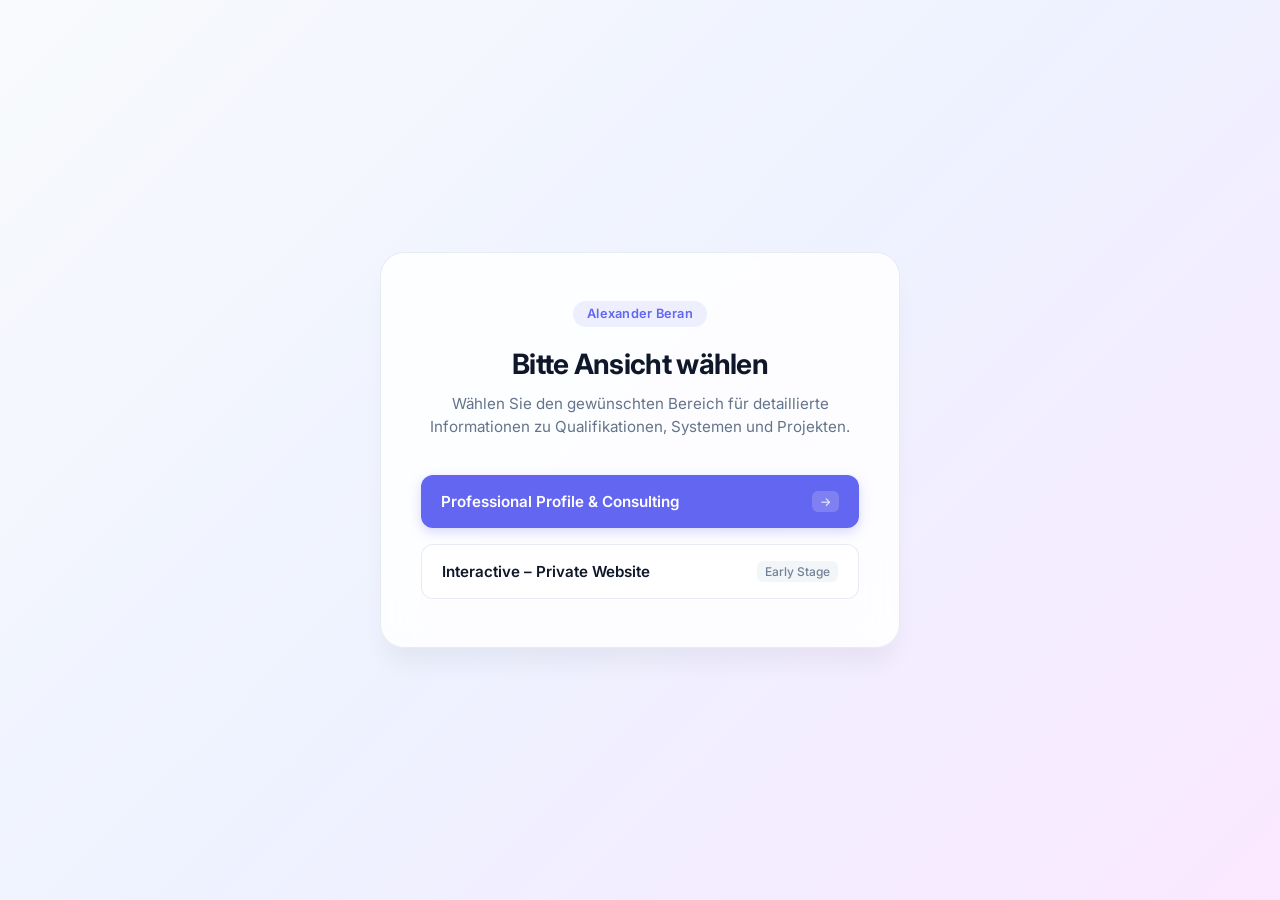
<file: index-start.html>
<!DOCTYPE html>
<html lang="de">
<head>
  <meta charset="UTF-8">
  <meta name="viewport" content="width=device-width, initial-scale=1.0">
  <title>Alexander Beran // Portal-Auswahl</title>
  
  <!-- Inter Font für den modernen Stripe-Look -->
  <link rel="preconnect" href="https://fonts.googleapis.com">
  <link rel="preconnect" href="https://fonts.gstatic.com" crossorigin>
  <link href="https://fonts.googleapis.com/css2?family=Inter:wght@400;500;600;700&display=swap" rel="stylesheet">
  
  <style>
    :root {
      --bg-gradient: linear-gradient(135deg, #f8fafc 0%, #eef2ff 50%, #fae8ff 100%);
      --card-bg: rgba(255, 255, 255, 0.85);
      --text-main: #0f172a;
      --text-muted: #64748b;
      --primary-color: #6366f1;
      --primary-hover: #4f46e5;
      --secondary-color: #0f172a;
      --secondary-hover: #1e293b;
      --border-color: rgba(226, 232, 240, 0.8);
      --shadow: 0 20px 25px -5px rgba(0, 0, 0, 0.05), 0 8px 10px -6px rgba(0, 0, 0, 0.01);
    }

    * {
      box-sizing: border-box;
      margin: 0;
      padding: 0;
    }

    body {
      font-family: 'Inter', sans-serif;
      background: var(--bg-gradient);
      min-height: 100vh;
      display: flex;
      justify-content: center;
      align-items: center;
      padding: 1.5rem;
      color: var(--text-main);
    }

    .modal-card {
      background: var(--card-bg);
      backdrop-filter: blur(16px);
      border: 1px solid var(--border-color);
      border-radius: 24px;
      padding: 3rem 2.5rem;
      max-width: 520px;
      width: 100%;
      box-shadow: var(--shadow);
      text-align: center;
    }

    .badge {
      display: inline-block;
      background: rgba(99, 102, 241, 0.1);
      color: var(--primary-color);
      font-size: 0.8rem;
      font-weight: 600;
      padding: 0.35rem 0.85rem;
      border-radius: 9999px;
      margin-bottom: 1.25rem;
      letter-spacing: 0.02em;
    }

    h1 {
      font-size: 1.75rem;
      font-weight: 700;
      letter-spacing: -0.025em;
      margin-bottom: 0.75rem;
      color: var(--text-main);
    }

    p {
      color: var(--text-muted);
      font-size: 0.95rem;
      line-height: 1.5;
      margin-bottom: 2.25rem;
    }

    .btn-group {
      display: flex;
      flex-direction: column;
      gap: 1rem;
    }

    .btn {
      display: flex;
      align-items: center;
      justify-content: space-between;
      width: 100%;
      padding: 1rem 1.25rem;
      border-radius: 12px;
      text-decoration: none;
      font-weight: 600;
      font-size: 0.95rem;
      transition: all 0.2s ease-in-out;
    }

    .btn-primary {
      background: var(--primary-color);
      color: #ffffff;
      box-shadow: 0 4px 12px rgba(99, 102, 241, 0.25);
    }

    .btn-primary:hover {
      background: var(--primary-hover);
      transform: translateY(-1px);
      box-shadow: 0 6px 16px rgba(99, 102, 241, 0.35);
    }

    .btn-secondary {
      background: rgba(255, 255, 255, 0.8);
      color: var(--secondary-color);
      border: 1px solid var(--border-color);
    }

    .btn-secondary:hover {
      background: #ffffff;
      border-color: #cbd5e1;
      transform: translateY(-1px);
    }

    .btn-tag {
      font-size: 0.75rem;
      font-weight: 500;
      padding: 0.2rem 0.5rem;
      border-radius: 6px;
      opacity: 0.9;
    }

    .btn-primary .btn-tag {
      background: rgba(255, 255, 255, 0.2);
      color: #ffffff;
    }

    .btn-secondary .btn-tag {
      background: #f1f5f9;
      color: var(--text-muted);
    }
  </style>
</head>
<body>

  <main class="modal-card">
    <span class="badge">Alexander Beran</span>
    <h1>Bitte Ansicht wählen</h1>
    <p>Wählen Sie den gewünschten Bereich für detaillierte Informationen zu Qualifikationen, Systemen und Projekten.</p>

    <div class="btn-group">
      <!-- Verlinkung auf die neue helle Beratungsseite -->
      <a href="page-professional/index.html" class="btn btn-primary">
        <span>Professional Profile &amp; Consulting</span>
        <span class="btn-tag">&rarr;</span>
      </a>

      <!-- Verlinkung auf deine bestehende Cyberpunk-Seite -->
      <a href="index.html" class="btn btn-secondary">
        <span>Interactive – Private Website</span>
        <span class="btn-tag">Early Stage</span>
      </a>
    </div>
  </main>

</body>
</html>
</file>
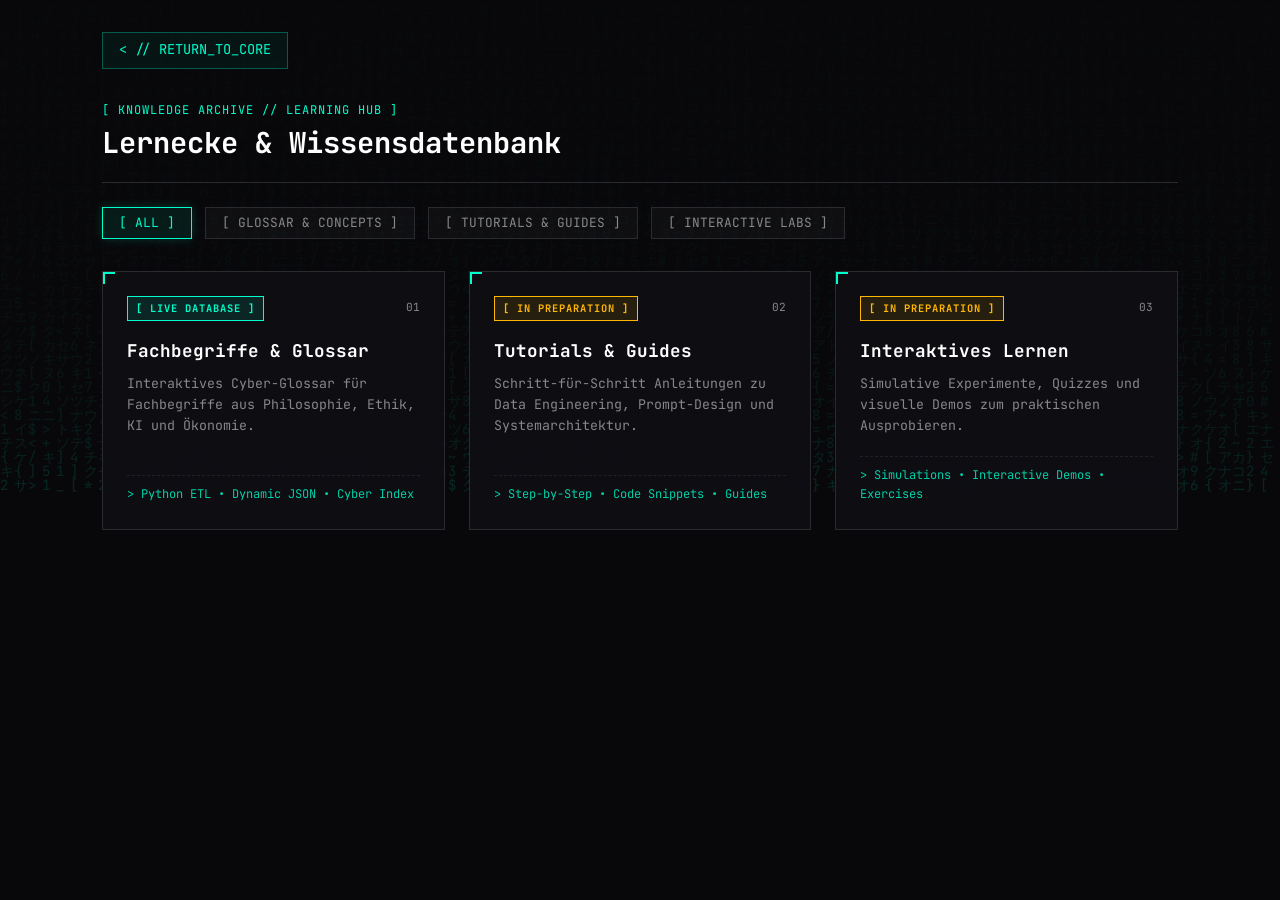
<file: lernecke.html>
<!DOCTYPE html>
<html lang="de">
<head>
  <meta charset="UTF-8">
  <meta name="viewport" content="width=device-width, initial-scale=1.0">
  <title>Tactical Command Grid: Lernecke | Alexander Beran</title>
  
  <!-- Google Font: JetBrains Mono -->
  <link rel="preconnect" href="https://fonts.googleapis.com">
  <link rel="preconnect" href="https://fonts.gstatic.com" crossorigin>
  <link href="https://fonts.googleapis.com/css2?family=JetBrains+Mono:wght@300;400;700&display=swap" rel="stylesheet">

  <style>
    :root {
      --bg-color: #0a0a0c;
      --card-bg: rgba(15, 15, 20, 0.85);
      --text-main: #e0e0e0;
      --text-muted: #888888;
      --cyber-glow: #00ffcc;
      --cyber-alert: #ffb703;
      --cyber-purple: #b5179e;
      --font-mono: 'JetBrains Mono', monospace;
      --border-color: #2a2a30;
    }

    * {
      margin: 0;
      padding: 0;
      box-sizing: border-box;
    }

    body {
      background-color: var(--bg-color);
      color: var(--text-main);
      font-family: var(--font-mono);
      min-height: 100vh;
      padding: 2rem 8%;
      line-height: 1.6;
      position: relative;
    }

    /* BACKGROUND CANVAS */
    #matrix-canvas {
      position: fixed;
      top: 0;
      left: 0;
      width: 100vw;
      height: 100vh;
      z-index: 1;
      opacity: 0.12;
      pointer-events: none;
    }

    /* NAVIGATION BACK BUTTON */
    .nav-bar {
      position: relative;
      z-index: 10;
      margin-bottom: 2rem;
    }

    .btn-back {
      display: inline-flex;
      align-items: center;
      gap: 0.5rem;
      color: var(--cyber-glow);
      text-decoration: none;
      font-size: 0.85rem;
      padding: 0.4rem 1rem;
      background: rgba(0, 255, 204, 0.05);
      border: 1px solid rgba(0, 255, 204, 0.3);
      transition: all 0.3s ease;
    }

    .btn-back:hover {
      background: rgba(0, 255, 204, 0.15);
      box-shadow: 0 0 15px rgba(0, 255, 204, 0.3);
      transform: translateX(-3px);
    }

    /* MAIN HUD CONTAINER */
    main {
      position: relative;
      z-index: 2;
      max-width: 1200px;
      margin: 0 auto;
    }

    .hud-header {
      border-bottom: 1px solid var(--border-color);
      padding-bottom: 1rem;
      margin-bottom: 1.5rem;
    }

    .hud-title {
      font-size: 1.8rem;
      color: #fff;
    }

    .hud-status {
      font-size: 0.75rem;
      color: var(--cyber-glow);
      text-transform: uppercase;
      letter-spacing: 1px;
    }

    /* FILTER TAGS */
    .filter-container {
      display: flex;
      flex-wrap: wrap;
      gap: 0.8rem;
      margin-bottom: 2rem;
    }

    .filter-btn {
      background: rgba(255, 255, 255, 0.03);
      border: 1px solid var(--border-color);
      color: var(--text-muted);
      padding: 0.4rem 1rem;
      font-family: var(--font-mono);
      font-size: 0.8rem;
      cursor: pointer;
      transition: all 0.3s ease;
    }

    .filter-btn:hover, .filter-btn.active {
      color: var(--cyber-glow);
      border-color: var(--cyber-glow);
      background: rgba(0, 255, 204, 0.08);
      box-shadow: 0 0 10px rgba(0, 255, 204, 0.2);
    }

    /* GRID SYSTEM */
    .learn-grid {
      display: grid;
      grid-template-columns: repeat(auto-fill, minmax(340px, 1fr));
      gap: 1.5rem;
    }

    /* CARD DESIGN WITH SCANNER EFFECT */
    .learn-card {
      background: var(--card-bg);
      border: 1px solid var(--border-color);
      padding: 1.5rem;
      position: relative;
      backdrop-filter: blur(5px);
      cursor: pointer;
      overflow: hidden;
      display: flex;
      flex-direction: column;
      justify-content: space-between;
      text-decoration: none;
      transition: transform 0.3s ease, border-color 0.3s ease, box-shadow 0.3s ease;
    }

    .learn-card:hover {
      transform: translateY(-4px);
      border-color: var(--cyber-glow);
      box-shadow: 0 0 25px rgba(0, 255, 204, 0.15);
    }

    /* Corner Accent */
    .learn-card::before {
      content: '';
      position: absolute;
      top: 0;
      left: 0;
      width: 10px;
      height: 10px;
      border-top: 2px solid var(--cyber-glow);
      border-left: 2px solid var(--cyber-glow);
    }

    /* SCANNER BEAM EFFECT */
    .learn-card::after {
      content: '';
      position: absolute;
      top: -100%;
      left: 0;
      width: 100%;
      height: 100%;
      background: linear-gradient(to bottom, transparent, rgba(0, 255, 204, 0.15), transparent);
      transition: none;
      pointer-events: none;
    }

    .learn-card:hover::after {
      animation: scanBeam 1.5s infinite linear;
    }

    @keyframes scanBeam {
      0% { top: -100%; }
      100% { top: 100%; }
    }

    /* CARD HEADER & BADGES */
    .card-top {
      display: flex;
      justify-content: space-between;
      align-items: center;
      margin-bottom: 1rem;
    }

    .status-badge {
      font-size: 0.65rem;
      padding: 0.2rem 0.5rem;
      font-weight: bold;
      letter-spacing: 1px;
      border: 1px solid transparent;
    }

    .status-badge.live {
      color: var(--cyber-glow);
      border-color: var(--cyber-glow);
      background: rgba(0, 255, 204, 0.1);
    }

    .status-badge.dev {
      color: var(--cyber-alert);
      border-color: var(--cyber-alert);
      background: rgba(255, 183, 3, 0.1);
    }

    .card-title {
      font-size: 1.1rem;
      color: #fff;
      margin-bottom: 0.5rem;
    }

    .card-desc {
      font-size: 0.83rem;
      color: var(--text-muted);
      margin-bottom: 1.2rem;
    }

    .tech-stack {
      font-size: 0.75rem;
      color: var(--cyber-glow);
      opacity: 0.8;
      border-top: 1px dashed rgba(255, 255, 255, 0.1);
      padding-top: 0.6rem;
    }
  </style>
</head>
<body>

  <!-- Background Canvas -->
  <canvas id="matrix-canvas"></canvas>

  <main>
    <!-- Back Button -->
    <div class="nav-bar">
      <a href="index-matrix.html" class="btn-back">&lt; // RETURN_TO_CORE</a>
    </div>

    <!-- HUD Header -->
    <header class="hud-header">
      <div class="hud-status">[ KNOWLEDGE ARCHIVE // LEARNING HUB ]</div>
      <h1 class="hud-title">Lernecke & Wissensdatenbank</h1>
    </header>

    <!-- Filter Tags -->
    <div class="filter-container">
      <button class="filter-btn active" data-filter="all">[ ALL ]</button>
      <button class="filter-btn" data-filter="glossary">[ GLOSSAR & CONCEPTS ]</button>
      <button class="filter-btn" data-filter="tutorials">[ TUTORIALS & GUIDES ]</button>
      <button class="filter-btn" data-filter="interactive">[ INTERACTIVE LABS ]</button>
    </div>

    <!-- Grid System -->
    <div class="learn-grid" id="grid">

      <!-- MODUL 1: INTERAKTIVES GLOSSAR -->
      <a href="glossar.html" class="learn-card" data-category="glossary">
        <div>
          <div class="card-top">
            <span class="status-badge live">[ LIVE DATABASE ]</span>
            <span style="font-size: 0.7rem; color: var(--text-muted);">01</span>
          </div>
          <h3 class="card-title">Fachbegriffe & Glossar</h3>
          <p class="card-desc">Interaktives Cyber-Glossar für Fachbegriffe aus Philosophie, Ethik, KI und Ökonomie.</p>
        </div>
        <div class="tech-stack">&gt; Python ETL • Dynamic JSON • Cyber Index</div>
      </a>

      <!-- MODUL 2: TUTORIALS -->
      <a href="#" class="learn-card" data-category="tutorials">
        <div>
          <div class="card-top">
            <span class="status-badge dev">[ IN PREPARATION ]</span>
            <span style="font-size: 0.7rem; color: var(--text-muted);">02</span>
          </div>
          <h3 class="card-title">Tutorials & Guides</h3>
          <p class="card-desc">Schritt-für-Schritt Anleitungen zu Data Engineering, Prompt-Design und Systemarchitektur.</p>
        </div>
        <div class="tech-stack">&gt; Step-by-Step • Code Snippets • Guides</div>
      </a>

      <!-- MODUL 3: INTERAKTIVES LERNEN -->
      <a href="#" class="learn-card" data-category="interactive">
        <div>
          <div class="card-top">
            <span class="status-badge dev">[ IN PREPARATION ]</span>
            <span style="font-size: 0.7rem; color: var(--text-muted);">03</span>
          </div>
          <h3 class="card-title">Interaktives Lernen</h3>
          <p class="card-desc">Simulative Experimente, Quizzes und visuelle Demos zum praktischen Ausprobieren.</p>
        </div>
        <div class="tech-stack">&gt; Simulations • Interactive Demos • Exercises</div>
      </a>

    </div>
  </main>

  <script>
    /* 1. MATRIX CANVAS EFFECT */
    const canvas = document.getElementById('matrix-canvas');
    const ctx = canvas.getContext('2d');

    function resizeCanvas() {
      canvas.width = window.innerWidth;
      canvas.height = window.innerHeight;
    }
    resizeCanvas();
    window.addEventListener('resize', resizeCanvas);

    const chars = 'アイウエオカキクケコサシスセソタチツテトナニヌネノ0123456789<>{}[]/*+=~#$_';
    const fontSize = 14;
    let columns = Math.floor(canvas.width / fontSize);
    let drops = Array(columns).fill(1);

    function drawMatrix() {
      ctx.fillStyle = 'rgba(10, 10, 12, 0.1)';
      ctx.fillRect(0, 0, canvas.width, canvas.height);
      ctx.fillStyle = '#00ffcc';
      ctx.font = fontSize + 'px "JetBrains Mono", monospace';

      for (let i = 0; i < drops.length; i++) {
        const text = chars.charAt(Math.floor(Math.random() * chars.length));
        ctx.fillText(text, i * fontSize, drops[i] * fontSize);
        if (drops[i] * fontSize > canvas.height && Math.random() > 0.975) {
          drops[i] = 0;
        }
        drops[i]++;
      }
    }
    setInterval(drawMatrix, 33);

    /* 2. FILTER SYSTEM */
    const filterBtns = document.querySelectorAll('.filter-btn');
    const learnCards = document.querySelectorAll('.learn-card');

    filterBtns.forEach(btn => {
      btn.addEventListener('click', () => {
        filterBtns.forEach(b => b.classList.remove('active'));
        btn.classList.add('active');

        const filter = btn.getAttribute('data-filter');

        learnCards.forEach(card => {
          if (filter === 'all' || card.getAttribute('data-category') === filter) {
            card.style.display = 'flex';
          } else {
            card.style.display = 'none';
          }
        });
      });
    });
  </script>
</body>
</html>
</file>
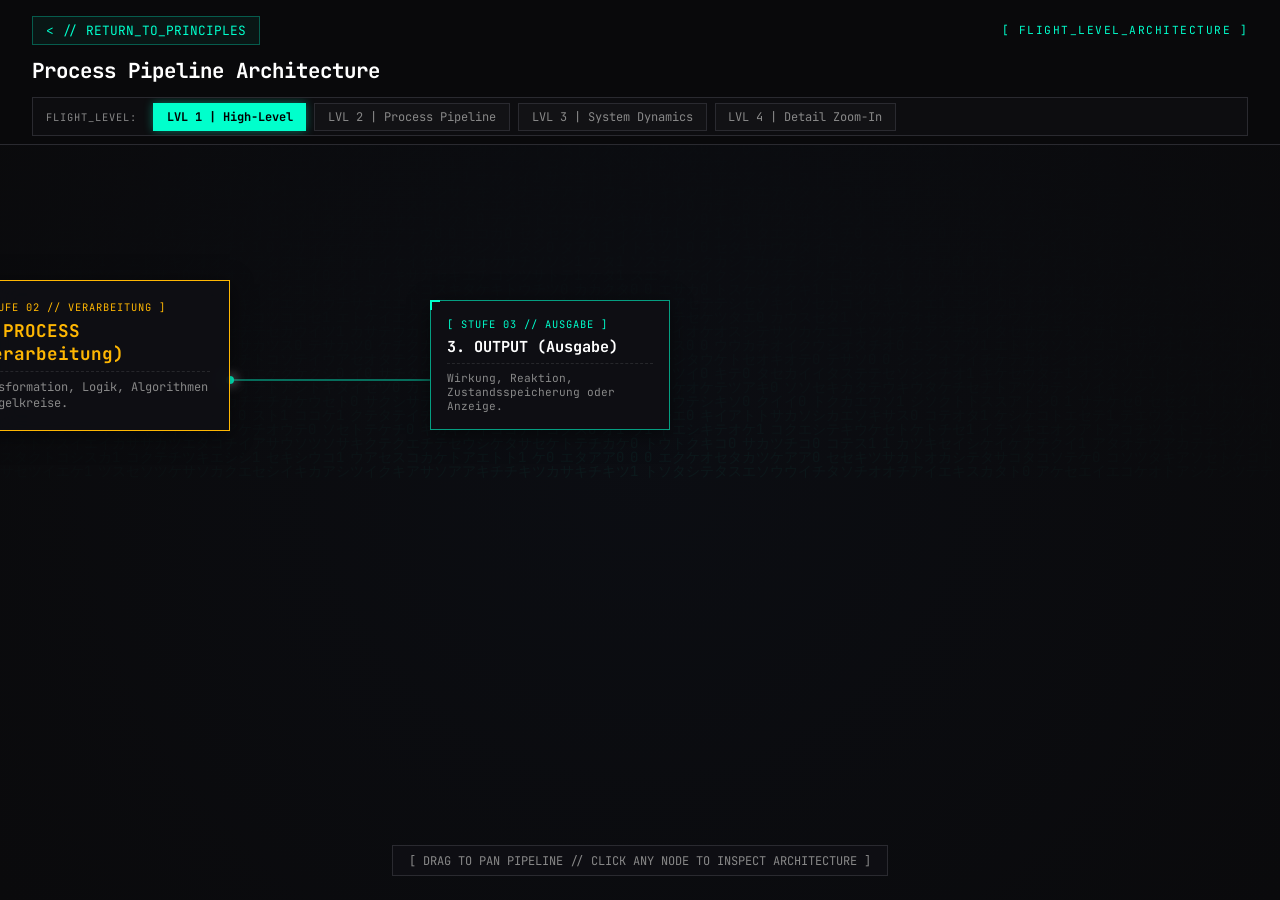
<file: pipeline-shell.html>
<!DOCTYPE html>
<html lang="de">
<head>
  <meta charset="UTF-8">
  <meta name="viewport" content="width=device-width, initial-scale=1.0">
  <title>System Architecture // Flight Level Framework</title>
  
  <link rel="preconnect" href="https://fonts.googleapis.com">
  <link rel="preconnect" href="https://fonts.gstatic.com" crossorigin>
  <link href="https://fonts.googleapis.com/css2?family=JetBrains+Mono:wght@300;400;700&display=swap" rel="stylesheet">

  <style>
    :root {
      --bg-color: #0a0a0c;
      --card-bg: rgba(15, 15, 20, 0.9);
      --text-main: #e0e0e0;
      --text-muted: #888888;
      --cyber-glow: #00ffcc;
      --cyber-alert: #ffb703;
      --font-mono: 'JetBrains Mono', monospace;
      --border-color: #2a2a30;
      
      --color-yahoo: #9d4edd;
      --color-fred: #ffb703;
      --color-internal: #ff007f;
    }

    * { margin: 0; padding: 0; box-sizing: border-box; }

    html, body {
      width: 100%;
      height: 100%;
      margin: 0;
      padding: 0;
      overflow: hidden; /* Verhindert jegliches Scrollen des Hauptfensters */
      position: fixed;   /* Verankert den Viewport auf Mobilgeräten */
    }
    
    body {
      background-color: var(--bg-color);
      color: var(--text-main);
      font-family: var(--font-mono);
      display: flex;
      flex-direction: column;
    }

    #matrix-canvas {
      position: fixed;
      top: 0; left: 0;
      width: 100vw; height: 100vh;
      z-index: 1;
      opacity: 0.08;
      pointer-events: none;
    }

    header {
      position: fixed;  /* Header bleibt steif oben fixiert */
      top: 0;
      left: 0;
      width: 100%;
      z-index: 50;     /* Liegt immer über dem Pipeline-Content */
      padding: 1rem 2rem 0.5rem 2rem;
      background: rgba(10, 10, 12, 0.95);
      backdrop-filter: blur(12px);
      border-bottom: 1px solid var(--border-color);
      display: flex;
      flex-direction: column;
      gap: 0.8rem;
    }

    .header-top {
      display: flex;
      justify-content: space-between;
      align-items: center;
    }

    .btn-back {
      display: inline-flex;
      align-items: center;
      gap: 0.5rem;
      color: var(--cyber-glow);
      text-decoration: none;
      font-size: 0.8rem;
      padding: 0.3rem 0.8rem;
      background: rgba(0, 255, 204, 0.05);
      border: 1px solid rgba(0, 255, 204, 0.3);
      transition: all 0.3s ease;
    }

    .btn-back:hover {
      background: rgba(0, 255, 204, 0.2);
      box-shadow: 0 0 12px rgba(0, 255, 204, 0.4);
    }

    .title-area {
      display: flex;
      justify-content: space-between;
      align-items: flex-end;
      flex-wrap: wrap;
      gap: 1rem;
    }

    .hud-title { font-size: 1.3rem; color: #fff; }
    .hud-sub { font-size: 0.7rem; color: var(--cyber-glow); letter-spacing: 1.5px; }

    /* FLIGHT LEVEL SELECTOR STRIP */
    .level-selector-bar {
      display: flex;
      align-items: center;
      gap: 0.5rem;
      background: rgba(15, 15, 20, 0.6);
      padding: 0.3rem;
      border: 1px solid var(--border-color);
      overflow-x: auto;
    }

    .level-label {
      font-size: 0.65rem;
      color: var(--text-muted);
      letter-spacing: 1px;
      padding: 0 0.5rem;
      text-transform: uppercase;
      white-space: nowrap;
    }

    .level-btn {
      background: rgba(255, 255, 255, 0.02);
      border: 1px solid var(--border-color);
      color: var(--text-muted);
      font-family: var(--font-mono);
      font-size: 0.75rem;
      padding: 0.3rem 0.8rem;
      cursor: pointer;
      white-space: nowrap;
      transition: all 0.2s ease;
    }

    .level-btn:hover {
      color: var(--cyber-glow);
      border-color: rgba(0, 255, 204, 0.4);
    }

    .level-btn.active {
      color: #000;
      background: var(--cyber-glow);
      border-color: var(--cyber-glow);
      font-weight: bold;
      box-shadow: 0 0 10px rgba(0, 255, 204, 0.4);
    }

    /* PIPELINE CANVAS CONTAINER */
    .viewport {
      position: absolute;
      top: 0;
      left: 0;
      width: 100vw;
      height: 100vh;
      padding-top: 140px; /* Platzhalter für den oben schwebenden Header */
      z-index: 2;
      overflow: hidden;
      cursor: grab;
      background: radial-gradient(circle at center, rgba(15, 20, 30, 0.4) 0%, rgba(10, 10, 12, 1) 100%);
      touch-action: none; /* Verhindert Standard-Browser-Zoom/Scroll auf Touch-Geräten */
    }

    .viewport:active { cursor: grabbing; }

    .pipeline-world {
      position: absolute;
      width: 2500px;
      height: 800px;
      top: 50%;
      left: 50%;
      transform: translate(-50%, -50%);
      transition: transform 0.1s ease-out;
    }

    /* SHARED NODE STYLES */
    .connections-svg {
      position: absolute;
      top: 0; left: 0;
      width: 100%; height: 100%;
      pointer-events: none;
    }

    .pipe-line {
      fill: none;
      stroke: var(--border-color);
      stroke-width: 2;
      stroke-dasharray: 4 4;
    }

    .pipe-line.active-green { stroke: rgba(0, 255, 204, 0.4); stroke-width: 2; stroke-dasharray: none; }
    .pipe-line.line-yahoo { stroke: rgba(157, 78, 221, 0.4); }
    .pipe-line.line-fred { stroke: rgba(255, 183, 3, 0.4); }
    .pipe-line.line-internal { stroke: rgba(255, 0, 127, 0.4); }

    .pulse-particle {
      r: 4;
      filter: drop-shadow(0 0 6px currentColor);
    }

    .node-box {
      position: absolute;
      background: var(--card-bg);
      border: 1px solid var(--border-color);
      padding: 1rem;
      width: 200px;
      backdrop-filter: blur(10px);
      cursor: pointer;
      transition: all 0.3s ease;
      box-shadow: 0 4px 20px rgba(0,0,0,0.5);
    }

    .node-box:hover {
      border-color: var(--cyber-glow);
      transform: translateY(-4px);
      box-shadow: 0 0 20px rgba(0, 255, 204, 0.2);
    }

    .node-box::before {
      content: '';
      position: absolute;
      top: -1px; left: -1px;
      width: 8px; height: 8px;
      border-top: 2px solid var(--cyber-glow);
      border-left: 2px solid var(--cyber-glow);
    }

    .node-header { font-size: 0.65rem; letter-spacing: 1px; margin-bottom: 0.3rem; }
    .node-title { font-size: 0.95rem; color: #fff; font-weight: bold; margin-bottom: 0.4rem; }
    .node-tech { font-size: 0.7rem; color: var(--text-muted); border-top: 1px dashed rgba(255,255,255,0.1); padding-top: 0.4rem; }
    
    .node-source { width: 170px; }
    .src-yahoo { border-color: rgba(157, 78, 221, 0.4); }
    .src-yahoo .node-header { color: var(--color-yahoo); }
    .src-fred { border-color: rgba(255, 183, 3, 0.4); }
    .src-fred .node-header { color: var(--color-fred); }
    .src-internal { border-color: rgba(255, 0, 127, 0.4); }
    .src-internal .node-header { color: var(--color-internal); }

    /* MODAL OVERLAY */
    .modal-overlay {
      position: fixed;
      top: 0; left: 0; width: 100vw; height: 100vh;
      background: rgba(5, 5, 8, 0.85);
      backdrop-filter: blur(8px);
      z-index: 100;
      display: none;
      align-items: center;
      justify-content: center;
      padding: 1.5rem;
    }

    .modal-overlay.active { display: flex; }

    .modal-card {
      background: var(--card-bg);
      border: 1px solid var(--cyber-glow);
      width: 100%;
      max-width: 650px;
      padding: 2rem;
      position: relative;
      box-shadow: 0 0 30px rgba(0, 255, 204, 0.15);
      animation: modalSlide 0.3s ease;
    }

    @keyframes modalSlide {
      from { transform: translateY(20px); opacity: 0; }
      to { transform: translateY(0); opacity: 1; }
    }

    .modal-close {
      position: absolute;
      top: 1rem; right: 1rem;
      background: none; border: none;
      color: var(--cyber-glow);
      font-family: var(--font-mono);
      font-size: 1.2rem;
      cursor: pointer;
    }

    .modal-tag { font-size: 0.75rem; color: var(--cyber-alert); margin-bottom: 0.4rem; }
    .modal-title { font-size: 1.4rem; color: #fff; margin-bottom: 1rem; }
    .modal-section { margin-bottom: 1rem; }
    .modal-label { font-size: 0.75rem; color: var(--cyber-glow); text-transform: uppercase; margin-bottom: 0.3rem; }
    .modal-text { font-size: 0.85rem; color: var(--text-main); }
    
    .code-snippet {
      background: #050508;
      border: 1px solid var(--border-color);
      padding: 0.8rem;
      font-size: 0.75rem;
      color: var(--cyber-glow);
      overflow-x: auto;
      margin-top: 0.5rem;
    }

    .instruction-hint {
      position: absolute;
      bottom: 1.5rem;
      left: 50%;
      transform: translateX(-50%);
      font-size: 0.75rem;
      color: var(--text-muted);
      background: rgba(15, 15, 20, 0.8);
      padding: 0.4rem 1rem;
      border: 1px solid var(--border-color);
      pointer-events: none;
      z-index: 5;
    }
  </style>
</head>
<body>

  <canvas id="matrix-canvas"></canvas>

  <header>
    <div class="header-top">
      <a href="prinzipien.html" class="btn-back">&lt; // RETURN_TO_PRINCIPLES</a>
      <span class="hud-sub">[ FLIGHT_LEVEL_ARCHITECTURE ]</span>
    </div>

    <div class="title-area">
      <div>
        <h1 class="hud-title" id="view-title">Process Pipeline Architecture</h1>
      </div>
    </div>

    <div class="level-selector-bar">
      <span class="level-label">FLIGHT_LEVEL:</span>
      <button class="level-btn active" data-level="1" onclick="loadFlightLevel(1)">LVL 1 | High-Level</button>
      <button class="level-btn" data-level="2" onclick="loadFlightLevel(2)">LVL 2 | Process Pipeline</button>
      <button class="level-btn" data-level="3" onclick="loadFlightLevel(3)">LVL 3 | System Dynamics</button>
      <button class="level-btn" data-level="4" onclick="loadFlightLevel(4)">LVL 4 | Detail Zoom-In</button>
    </div>
  </header>

  <div class="viewport" id="viewport">
    <div class="pipeline-world" id="world">
      <!-- Der Inhalt wird hier dynamisch per fetch() eingefügt -->
    </div>
  </div>

  <div class="instruction-hint">[ DRAG TO PAN PIPELINE // CLICK ANY NODE TO INSPECT ARCHITECTURE ]</div>

  <!-- HUD DETAIL MODAL -->
  <div class="modal-overlay" id="modal-overlay" onclick="closeModal(event)">
    <div class="modal-card" onclick="event.stopPropagation()">
      <button class="modal-close" onclick="closeModalDirect()">&times;</button>
      <div class="modal-tag" id="m-tag">[ NODE SPECS ]</div>
      <h2 class="modal-title" id="m-title">Node Title</h2>
      
      <div class="modal-section">
        <div class="modal-label">Prozess- &amp; Datenfunktion</div>
        <div class="modal-text" id="m-desc">Description text...</div>
      </div>

      <div class="modal-section">
        <div class="modal-label">Datenformate &amp; Schnittstellen</div>
        <div class="modal-text" id="m-specs">Formats...</div>
      </div>

      <div class="modal-section">
        <div class="modal-label">System- &amp; Architekturprinzipien</div>
        <div class="modal-text" id="m-principles">Principles...</div>
      </div>

      <div class="modal-section">
        <div class="modal-label">Struktur-Beispiel (Code/Payload)</div>
        <div class="code-snippet" id="m-code">// payload snippet</div>
      </div>
    </div>
  </div>

  <script>
    // GLOBAL DATA OBJECT FOR LOADED FRAGMENTS
    window.nodeSpecs = {};

    // VIEW ROUTING MATRIX
    const levelViews = {
      1: 'process-pipeline-eva.html',
      2: 'process-pipeline-highlevel.html',
      3: 'process-pipeline-dynamics.html',
      4: 'process-pipeline-details.html'
    };

    // DYNAMIC VIEW LOADER
    function loadFlightLevel(level) {
      document.querySelectorAll('.level-btn').forEach(btn => {
        btn.classList.toggle('active', parseInt(btn.getAttribute('data-level')) === level);
      });

      const viewFile = levelViews[level];
      if (!viewFile) return;

      fetch(viewFile)
        .then(response => {
          if (!response.ok) throw new Error('View file not found');
          return response.text();
        })
        .then(html => {
          const world = document.getElementById('world');
          world.innerHTML = html;

          // Eventuell eingebettete Skripte (wie nodeSpecs) in der geladenen HTML ausführen
          const scripts = world.querySelectorAll('script');
          scripts.forEach(oldScript => {
            const newScript = document.createElement('script');
            newScript.textContent = oldScript.textContent;
            document.body.appendChild(newScript);
            document.body.removeChild(newScript);
          });

          // Panning-Position nach dem Laden zurücksetzen
          resetWorldPosition();
        })
        .catch(err => console.error('Error loading view:', err));

      window.location.hash = `level-${level}`;
    }

    function resetWorldPosition() {
      currentX = 0;
      currentY = 0;
      world.style.transform = `translate(-50%, -50%)`;
    }

    // MODAL LOGIC
    function openNodeModal(key) {
      const data = window.nodeSpecs[key];
      if (!data) return;
      document.getElementById('m-tag').innerText = data.tag;
      document.getElementById('m-title').innerText = data.title;
      document.getElementById('m-desc').innerText = data.desc;
      document.getElementById('m-specs').innerText = data.specs;
      document.getElementById('m-principles').innerText = data.principles;
      document.getElementById('m-code').innerText = data.code;
      document.getElementById('modal-overlay').classList.add('active');
    }

    function closeModalDirect() {
      document.getElementById('modal-overlay').classList.remove('active');
    }

    function closeModal(e) {
      if (e.target.id === 'modal-overlay') closeModalDirect();
    }

    // PAN & ZOOM ENGINE (FIXED & SMOOTH)
    const viewport = document.getElementById('viewport');
    const world = document.getElementById('world');
    
    let isDragging = false;
    let startX = 0, startY = 0;
    let currentX = 0, currentY = 0;
    let scale = 1;
    
    function updateWorldTransform() {
      world.style.transform = `translate(calc(-50% + ${currentX}px), calc(-50% + ${currentY}px)) scale(${scale})`;
    }
    
    function resetWorldPosition() {
      currentX = 0;
      currentY = 0;
      scale = 1;
      updateWorldTransform();
    }
    
    // ZOOMEN PER MAUSRAD
    viewport.addEventListener('wheel', (e) => {
      e.preventDefault();
      const zoomFactor = 0.08;
      if (e.deltaY < 0) {
        scale = Math.min(scale + zoomFactor, 2.2); // Max Zoom
      } else {
        scale = Math.max(scale - zoomFactor, 0.4); // Min Zoom
      }
      updateWorldTransform();
    }, { passive: false });
    
    // MAUS PANNING (VERSCHIEBEN)
    viewport.addEventListener('mousedown', (e) => {
      // Wenn auf ein Node geklickt wurde, kein Drag starten
      if (e.target.closest('.node-box')) return;
      isDragging = true;
      startX = e.clientX - currentX;
      startY = e.clientY - currentY;
      viewport.style.cursor = 'grabbing';
    });
    
    window.addEventListener('mousemove', (e) => {
      if (!isDragging) return;
      currentX = e.clientX - startX;
      currentY = e.clientY - startY;
      updateWorldTransform();
    });
    
    window.addEventListener('mouseup', () => {
      isDragging = false;
      viewport.style.cursor = 'grab';
    });
    
    // TOUCH PANNING & PINCH-ZOOM (FÜR TABLET / MOBILE)
    let initialTouchDist = null;
    
    viewport.addEventListener('touchstart', (e) => {
      if (e.target.closest('.node-box')) return;
      
      if (e.touches.length === 1) {
        isDragging = true;
        startX = e.touches[0].clientX - currentX;
        startY = e.touches[0].clientY - currentY;
      } else if (e.touches.length === 2) {
        isDragging = false;
        initialTouchDist = Math.hypot(
          e.touches[0].clientX - e.touches[1].clientX,
          e.touches[0].clientY - e.touches[1].clientY
        );
      }
    }, { passive: true });
    
    viewport.addEventListener('touchmove', (e) => {
      if (isDragging && e.touches.length === 1) {
        currentX = e.touches[0].clientX - startX;
        currentY = e.touches[0].clientY - startY;
        updateWorldTransform();
      } else if (e.touches.length === 2 && initialTouchDist) {
        const dist = Math.hypot(
          e.touches[0].clientX - e.touches[1].clientX,
          e.touches[0].clientY - e.touches[1].clientY
        );
        const diff = dist - initialTouchDist;
        if (Math.abs(diff) > 5) {
          scale = Math.min(Math.max(scale + (diff > 0 ? 0.02 : -0.02), 0.4), 2.2);
          initialTouchDist = dist;
          updateWorldTransform();
        }
      }
    }, { passive: true });
    
    viewport.addEventListener('touchend', () => {
      isDragging = false;
      initialTouchDist = null;
    });

    // MATRIX BACKGROUND
    const canvas = document.getElementById('matrix-canvas');
    const ctx = canvas.getContext('2d');
    function resizeCanvas() { canvas.width = window.innerWidth; canvas.height = window.innerHeight; }
    resizeCanvas();
    window.addEventListener('resize', resizeCanvas);

    const chars = '01アイウエオカキクケコサシスセソタチツテト';
    let columns = Math.floor(canvas.width / 14);
    let drops = Array(columns).fill(1);

    function drawMatrix() {
      ctx.fillStyle = 'rgba(10, 10, 12, 0.1)';
      ctx.fillRect(0, 0, canvas.width, canvas.height);
      ctx.fillStyle = '#00ffcc';
      ctx.font = '14px "JetBrains Mono", monospace';
      for (let i = 0; i < drops.length; i++) {
        const text = chars.charAt(Math.floor(Math.random() * chars.length));
        ctx.fillText(text, i * 14, drops[i] * 14);
        if (drops[i] * 14 > canvas.height && Math.random() > 0.975) drops[i] = 0;
        drops[i]++;
      }
    }
    setInterval(drawMatrix, 33);

    // INIT LEVEL VIA HASH OR DEFAULT 1
    window.addEventListener('DOMContentLoaded', () => {
      const hash = window.location.hash;
      if (hash && hash.startsWith('#level-')) {
        const lvl = parseInt(hash.replace('#level-', ''));
        if (lvl >= 1 && lvl <= 4) {
          loadFlightLevel(lvl);
          return;
        }
      }
      loadFlightLevel(1);
    });
  </script>
</body>
</html>
</file>
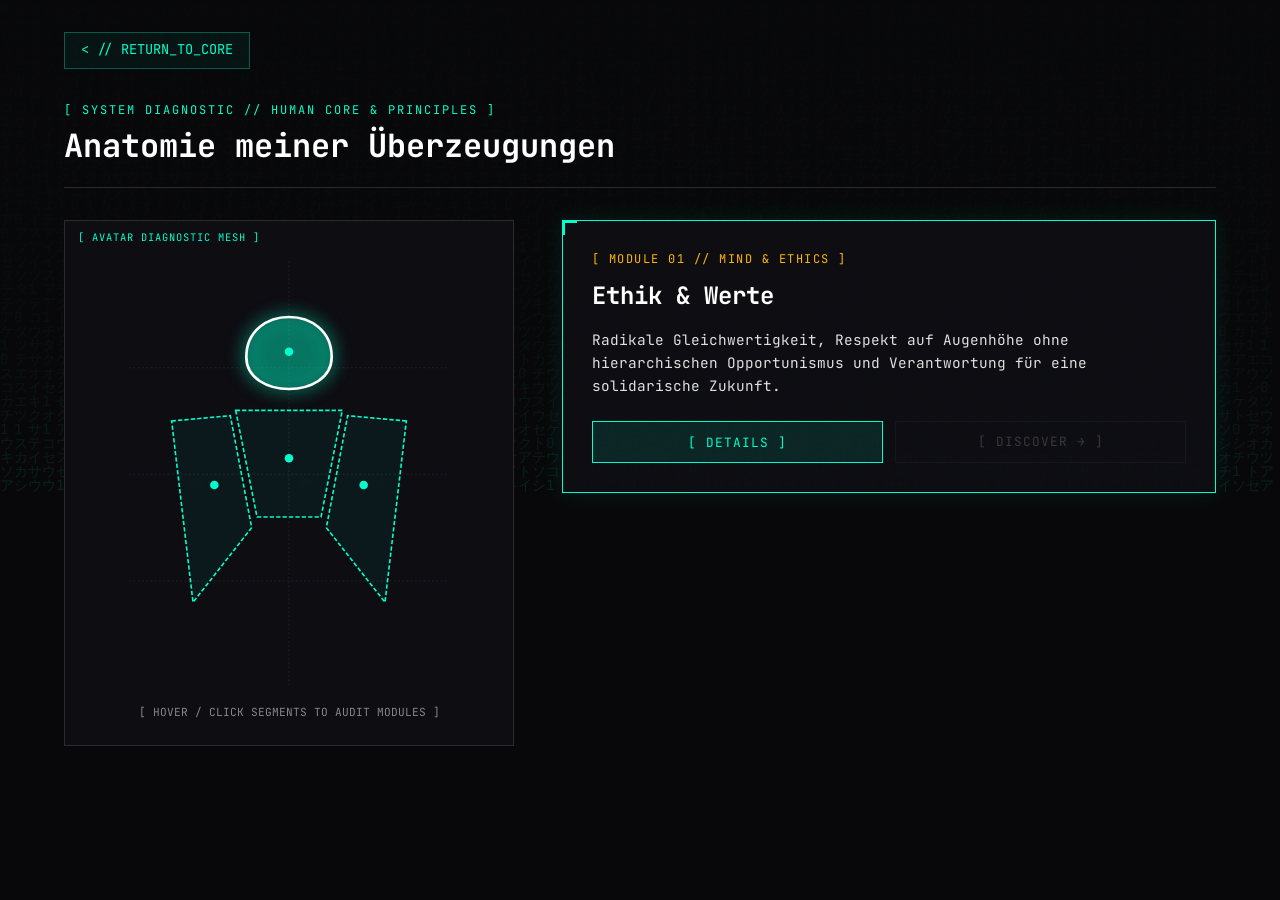
<file: prinzipien.html>
<!DOCTYPE html>
<html lang="de">
<head>
  <meta charset="UTF-8">
  <meta name="viewport" content="width=device-width, initial-scale=1.0">
  <title>System Diagnostic: Alexander Beran | Prinzipien & Values</title>
  
  <link rel="preconnect" href="https://fonts.googleapis.com">
  <link rel="preconnect" href="https://fonts.gstatic.com" crossorigin>
  <link href="https://fonts.googleapis.com/css2?family=JetBrains+Mono:wght@300;400;700&display=swap" rel="stylesheet">

  <style>
    :root {
      --bg-color: #0a0a0c;
      --card-bg: rgba(15, 15, 20, 0.85);
      --text-main: #e0e0e0;
      --text-muted: #888888;
      --cyber-glow: #00ffcc;
      --cyber-alert: #ffb703;
      --cyber-dim: rgba(0, 255, 204, 0.15);
      --font-mono: 'JetBrains Mono', monospace;
      --border-color: #2a2a30;
    }

    * { margin: 0; padding: 0; box-sizing: border-box; }

    body {
      background-color: var(--bg-color);
      color: var(--text-main);
      font-family: var(--font-mono);
      min-height: 100vh;
      padding: 2rem 5%;
      line-height: 1.6;
      overflow-x: hidden;
      position: relative;
    }

    #matrix-canvas {
      position: fixed;
      top: 0; left: 0;
      width: 100vw; height: 100vh;
      z-index: 1;
      opacity: 0.1;
      pointer-events: none;
    }

    nav {
      position: relative;
      z-index: 10;
      margin-bottom: 2rem;
    }

    .btn-back {
      display: inline-flex;
      align-items: center;
      gap: 0.5rem;
      color: var(--cyber-glow);
      text-decoration: none;
      font-size: 0.85rem;
      padding: 0.4rem 1rem;
      background: rgba(0, 255, 204, 0.05);
      border: 1px solid rgba(0, 255, 204, 0.3);
      transition: all 0.3s ease;
    }

    .btn-back:hover {
      background: rgba(0, 255, 204, 0.2);
      box-shadow: 0 0 15px rgba(0, 255, 204, 0.4);
      transform: translateX(-3px);
    }

    main {
      position: relative;
      z-index: 2;
      max-width: 1200px;
      margin: 0 auto;
    }

    .hud-header {
      border-bottom: 1px solid var(--border-color);
      padding-bottom: 1rem;
      margin-bottom: 2rem;
    }

    .hud-status {
      font-size: 0.75rem;
      color: var(--cyber-glow);
      text-transform: uppercase;
      letter-spacing: 2px;
    }

    .hud-title {
      font-size: 2rem;
      color: #fff;
    }

    /* INTERACTIVE MAPPER STYLES */
    .diagnostic-container {
      display: grid;
      grid-template-columns: 450px 1fr;
      gap: 3rem;
      align-items: start;
    }

    @media (max-width: 950px) {
      .diagnostic-container {
        grid-template-columns: 1fr;
      }
    }

    /* AVATAR SVG MAPPER */
    .avatar-wrapper {
      position: relative;
      width: 100%;
      background: var(--card-bg);
      border: 1px solid var(--border-color);
      padding: 1.5rem;
      display: flex;
      flex-direction: column;
      align-items: center;
      backdrop-filter: blur(5px);
    }

    .avatar-wrapper::before {
      content: '[ AVATAR DIAGNOSTIC MESH ]';
      position: absolute;
      top: 0.5rem; left: 0.8rem;
      font-size: 0.65rem;
      color: var(--cyber-glow);
      letter-spacing: 1px;
    }

    .avatar-svg {
      width: 100%;
      max-width: 320px;
      height: auto;
      margin-top: 1rem;
    }

    .mesh-zone {
      fill: rgba(0, 255, 204, 0.05);
      stroke: var(--cyber-glow);
      stroke-width: 1.5;
      stroke-dasharray: 4 2;
      cursor: pointer;
      transition: all 0.3s ease;
    }

    .mesh-zone:hover, .mesh-zone.active {
      fill: rgba(0, 255, 204, 0.25);
      stroke: #fff;
      stroke-width: 2.5;
      stroke-dasharray: none;
      filter: drop-shadow(0 0 8px var(--cyber-glow));
    }

    /* HUD INFO CARD & CONNECTOR */
    .info-panel {
      display: flex;
      flex-direction: column;
      gap: 1.5rem;
    }

    .preview-card {
      background: var(--card-bg);
      border: 1px solid var(--cyber-glow);
      padding: 1.8rem;
      position: relative;
      box-shadow: 0 0 20px rgba(0, 255, 204, 0.1);
      transition: all 0.4s ease;
    }

    .preview-card::before {
      content: '';
      position: absolute;
      top: -1px; left: -1px;
      width: 12px; height: 12px;
      border-top: 3px solid var(--cyber-glow);
      border-left: 3px solid var(--cyber-glow);
    }

    .node-tag {
      font-size: 0.75rem;
      color: var(--cyber-alert);
      letter-spacing: 1.5px;
      margin-bottom: 0.5rem;
    }

    .node-title {
      font-size: 1.5rem;
      color: #fff;
      margin-bottom: 0.8rem;
    }

    .node-desc {
      font-size: 0.9rem;
      color: var(--text-main);
      margin-bottom: 1.5rem;
    }

    /* BUTTON GROUP STYLES */
    .button-group {
      display: flex;
      gap: 0.8rem;
      margin-top: 1rem;
    }

    .btn-explore {
      flex: 1;
      display: inline-flex;
      align-items: center;
      justify-content: center;
      background: rgba(0, 255, 204, 0.1);
      color: var(--cyber-glow);
      border: 1px solid var(--cyber-glow);
      padding: 0.6rem 1rem;
      font-size: 0.8rem;
      font-family: var(--font-mono);
      cursor: pointer;
      transition: all 0.3s ease;
      text-transform: uppercase;
      letter-spacing: 1px;
      text-decoration: none;
      text-align: center;
    }

    .btn-explore:hover:not(.disabled) {
      background: var(--cyber-glow);
      color: #000;
      box-shadow: 0 0 15px var(--cyber-glow);
    }

    /* DISCOVER BUTTON ACTIVE & DISABLED STATES */
    .btn-discover {
      background: rgba(255, 183, 3, 0.08);
      color: var(--cyber-alert);
      border-color: rgba(255, 183, 3, 0.5);
    }

    .btn-discover:hover:not(.disabled) {
      background: var(--cyber-alert);
      color: #000;
      box-shadow: 0 0 15px var(--cyber-alert);
    }

    .btn-discover.disabled {
      opacity: 0.35;
      border-color: var(--border-color);
      color: var(--text-muted);
      cursor: not-allowed;
      background: transparent;
      box-shadow: none;
    }

    /* FULL MANIFESTO DISPLAY */
    .detail-manifesto {
      background: var(--card-bg);
      border: 1px solid var(--border-color);
      padding: 1.8rem;
      margin-top: 1rem;
      display: none;
      animation: fadeIn 0.4s ease forwards;
    }

    .detail-manifesto.active {
      display: block;
    }

    @keyframes fadeIn {
      from { opacity: 0; transform: translateY(10px); }
      to { opacity: 1; transform: translateY(0); }
    }

    .manifesto-list {
      list-style: none;
      display: flex;
      flex-direction: column;
      gap: 0.8rem;
      margin-top: 1rem;
    }

    .manifesto-list li {
      font-size: 0.85rem;
      color: var(--text-muted);
      position: relative;
      padding-left: 1.4rem;
    }

    .manifesto-list li::before {
      content: '>';
      position: absolute;
      left: 0;
      color: var(--cyber-glow);
      font-weight: bold;
    }

    .manifesto-list li strong {
      color: #fff;
    }
  </style>
</head>
<body>

  <canvas id="matrix-canvas"></canvas>

  <main>
    <nav>
      <a href="index-matrix.html" class="btn-back">&lt; // RETURN_TO_CORE</a>
    </nav>

    <header class="hud-header">
      <div class="hud-status">[ SYSTEM DIAGNOSTIC // HUMAN CORE &amp; PRINCIPLES ]</div>
      <h1 class="hud-title">Anatomie meiner Überzeugungen</h1>
    </header>

    <div class="diagnostic-container">
      
      <!-- AVATAR INTERACTIVE MESH -->
      <div class="avatar-wrapper">
        <svg class="avatar-svg" viewBox="0 0 300 400" xmlns="http://www.w3.org/2000/svg">
          <!-- Background Grid Lines -->
          <line x1="0" y1="100" x2="300" y2="100" stroke="#1f1f28" stroke-dasharray="2 2" />
          <line x1="0" y1="200" x2="300" y2="200" stroke="#1f1f28" stroke-dasharray="2 2" />
          <line x1="0" y1="300" x2="300" y2="300" stroke="#1f1f28" stroke-dasharray="2 2" />
          <line x1="150" y1="0" x2="150" y2="400" stroke="#1f1f28" stroke-dasharray="2 2" />

          <!-- ZONE 1: KOPF (Ethik & Werte) -->
          <path class="mesh-zone active" id="zone-ethik" data-target="ethik" 
                d="M 110,90 C 110,40 190,40 190,90 C 190,130 110,130 110,90 Z" />
          
          <!-- ZONE 2: HERZ / BRUST (Führung & Synergy) -->
          <path class="mesh-zone" id="zone-fuehrung" data-target="fuehrung" 
                d="M 100,140 L 200,140 L 180,240 L 120,240 Z" />

          <!-- ZONE 3: LINKER ARM / SCHULTER (Arbeitsweise) -->
          <path class="mesh-zone" id="zone-arbeitsweise" data-target="arbeitsweise" 
                d="M 40,150 L 95,145 L 115,250 L 60,320 Z" />

          <!-- ZONE 4: RECHTER ARM / SCHULTER (Problemlösung) -->
          <path class="mesh-zone" id="zone-problem" data-target="problem" 
                d="M 260,150 L 205,145 L 185,250 L 240,320 Z" />

          <!-- Target Dots -->
          <circle cx="150" cy="85" r="4" fill="#00ffcc" />
          <circle cx="150" cy="185" r="4" fill="#00ffcc" />
          <circle cx="80" cy="210" r="4" fill="#00ffcc" />
          <circle cx="220" cy="210" r="4" fill="#00ffcc" />
        </svg>
        <div style="font-size: 0.7rem; color: var(--text-muted); margin-top: 1rem; text-align: center;">
          [ HOVER / CLICK SEGMENTS TO AUDIT MODULES ]
        </div>
      </div>

      <!-- PANEL INFO DISPLAY -->
      <div class="info-panel">
        
        <div class="preview-card" id="preview-card">
          <div class="node-tag" id="node-tag">[ MODULE 01 // HEAD ]</div>
          <h2 class="node-title" id="node-title">Ethik &amp; Werte</h2>
          <p class="node-desc" id="node-desc">
            Radikale Gleichwertigkeit, Respekt auf Augenhöhe ohne hierarchischen Opportunismus und Verantwortung für eine solidarische Zukunft.
          </p>
          
          <!-- DUAL BUTTON ACTION GROUP -->
          <div class="button-group">
            <button class="btn-explore" id="btn-details" onclick="toggleManifesto()">[ DETAILS ]</button>
            <a href="#" class="btn-explore btn-discover disabled" id="btn-discover">[ DISCOVER &rarr; ]</a>
          </div>
        </div>

        <!-- FULL MANIFESTO CONTENT -->
        <div class="detail-manifesto" id="detail-manifesto">
          <div style="color: var(--cyber-glow); font-size: 0.8rem; letter-spacing: 1px;" id="manifesto-header">// DEEP DIAGNOSTIC</div>
          <ul class="manifesto-list" id="manifesto-list">
            <!-- Content loaded via JS -->
          </ul>
        </div>

      </div>

    </div>
  </main>

  <script>
    // DATA MATRIX FOR THE 4 QUADRANTS WITH DISCOVER URL MAPPING
    const moduleData = {
      ethik: {
        tag: '[ MODULE 01 // MIND & ETHICS ]',
        title: 'Ethik & Werte',
        desc: 'Radikale Gleichwertigkeit, Respekt auf Augenhöhe ohne hierarchischen Opportunismus und Verantwortung für eine solidarische Zukunft.',
        discoverUrl: null,
        details: [
          '<strong>Radikale Gleichwertigkeit:</strong> Respekt und Wertschätzung unabhängig von Alter, Herkunft, Religion oder Status. Kein opportunistisches Handeln nach Hierarchien.',
          '<strong>Menschlichkeit zuerst:</strong> Jeden Menschen primär als Individuum behandeln – niemals als Mittel zum Zweck.',
          '<strong>Gemeinwohl & Zukunftsverantwortung:</strong> Einstehen für eine solidarische Gesellschaft und nachhaltigen Umgang mit Umwelt und Ressourcen.',
          '<strong>Eigenverantwortung:</strong> Nicht auf Lösungen anderer warten, sondern Verantwortung für das eigene Handeln übernehmen.'
        ]
      },
      fuehrung: {
        tag: '[ MODULE 02 // CORE & LEADERSHIP ]',
        title: 'Führung & People Synergy',
        desc: 'Befähigen statt Verwalten: Vertrauen schenken, Fehlerkultur vorleben und Erfolge gemeinsam feiern.',
        discoverUrl: null,
        details: [
          '<strong>Befähigung & Vertrauen:</strong> Anderen das passende Werkzeug an die Hand geben und Freiräume zur Entfaltung bieten.',
          '<strong>Echte Fehlerkultur:</strong> Fehler sind Lernchancen. Schutz und Rückendeckung für das Team nach außen.',
          '<strong>Maßgeschneiderte Entwicklung:</strong> Stärken und individuelle Interessen fördern, statt Konformität zu erzwingen.',
          '<strong>Team-Erfolg über Ego:</strong> Würdigung der Einzelleistungen für den gemeinsamen Unternehmenserfolg.'
        ]
      },
      arbeitsweise: {
        tag: '[ MODULE 03 // LEFT WING // EXPLORATION ]',
        title: 'Arbeitsweise & Exploration',
        desc: 'Iteratives Annähern, Bewusstes Abzweigen zur Horizonterweiterung und tiefe Agency bei neuen Themen.',
        discoverUrl: 'pipeline-shell.html',
        details: [
          '<strong>Top-Down & Zoom-In:</strong> Vom großen Ganzen schrittweise ins Detail durcharbeiten.',
          '<strong>Explorative Abzweigungen:</strong> Bewusstes Links-und-Rechts-Schauen, um Querverbindungen und Synergien zu entdecken.',
          '<strong>Deep Understanding:</strong> Erst das Fundament durchsteigen, bevor nachhaltige Architektur gebaut wird.',
          '<strong>Gestalten statt Vollziehen:</strong> Aktive Selbstwirksamkeit (Agency) statt bürokratischem Stempel-Abarbeiten.'
        ]
      },
      problem: {
        tag: '[ MODULE 04 // RIGHT WING // DIAGNOSTICS ]',
        title: 'Problemlösung & Systemdenken',
        desc: 'Systemdiagnose nach Komplexität, messerscharfe Status-Quo-Analyse und zielgerichtetes Handeln unter realen Nebenbedingungen.',
        discoverUrl: null,
        details: [
          '<strong>System-Klassifikation:</strong> Unterscheidung zwischen einfachen, komplexen und chaotischen Systemen als Handlungsbasis.',
          '<strong>Messerscharfe Status-Quo-Analyse:</strong> Exakte Bestandsaufnahme: Wo stehen wir? Wo wollen wir hin?',
          '<strong>Ressourcen & Edge-Analysis:</strong> Realistisches Auditing von Know-How, Technik und Budget.',
          '<strong>Zielgerichtete Pfade:</strong> Ableiten der unter gegebenen Bedingungen optimal machbaren Lösungen.'
        ]
      }
    };

    let activeKey = 'ethik';

    function updateModule(key) {
      activeKey = key;
      const data = moduleData[key];
      
      // Highlight SVG Path
      document.querySelectorAll('.mesh-zone').forEach(el => el.classList.remove('active'));
      document.getElementById(`zone-${key}`).classList.add('active');

      // Update Preview Card Text
      document.getElementById('node-tag').innerText = data.tag;
      document.getElementById('node-title').innerText = data.title;
      document.getElementById('node-desc').innerText = data.desc;

      // Update Discover Button State & Link
      const discoverBtn = document.getElementById('btn-discover');
      if (data.discoverUrl) {
        discoverBtn.href = data.discoverUrl;
        discoverBtn.classList.remove('disabled');
      } else {
        discoverBtn.href = 'javascript:void(0)';
        discoverBtn.classList.add('disabled');
      }

      // Render Manifesto List
      const listEl = document.getElementById('manifesto-list');
      listEl.innerHTML = data.details.map(item => `<li>${item}</li>`).join('');
    }

    // SVG Hover & Click Listeners
    document.querySelectorAll('.mesh-zone').forEach(zone => {
      zone.addEventListener('mouseenter', (e) => {
        const target = e.target.getAttribute('data-target');
        updateModule(target);
      });

      zone.addEventListener('click', (e) => {
        const target = e.target.getAttribute('data-target');
        updateModule(target);
        document.getElementById('detail-manifesto').classList.add('active');
      });
    });

    function toggleManifesto() {
      const manifesto = document.getElementById('detail-manifesto');
      manifesto.classList.toggle('active');
    }

    // Initialize Zone 1
    updateModule('ethik');

    // Matrix Background Animation
    const canvas = document.getElementById('matrix-canvas');
    const ctx = canvas.getContext('2d');
    function resizeCanvas() { canvas.width = window.innerWidth; canvas.height = window.innerHeight; }
    resizeCanvas();
    window.addEventListener('resize', resizeCanvas);

    const chars = '01アイウエオカキクケコサシスセソタチツテト';
    let columns = Math.floor(canvas.width / 14);
    let drops = Array(columns).fill(1);

    function drawMatrix() {
      ctx.fillStyle = 'rgba(10, 10, 12, 0.1)';
      ctx.fillRect(0, 0, canvas.width, canvas.height);
      ctx.fillStyle = '#00ffcc';
      ctx.font = '14px "JetBrains Mono", monospace';
      for (let i = 0; i < drops.length; i++) {
        const text = chars.charAt(Math.floor(Math.random() * chars.length));
        ctx.fillText(text, i * 14, drops[i] * 14);
        if (drops[i] * 14 > canvas.height && Math.random() > 0.975) drops[i] = 0;
        drops[i]++;
      }
    }
    setInterval(drawMatrix, 33);
  </script>

</body>
</html>
</file>
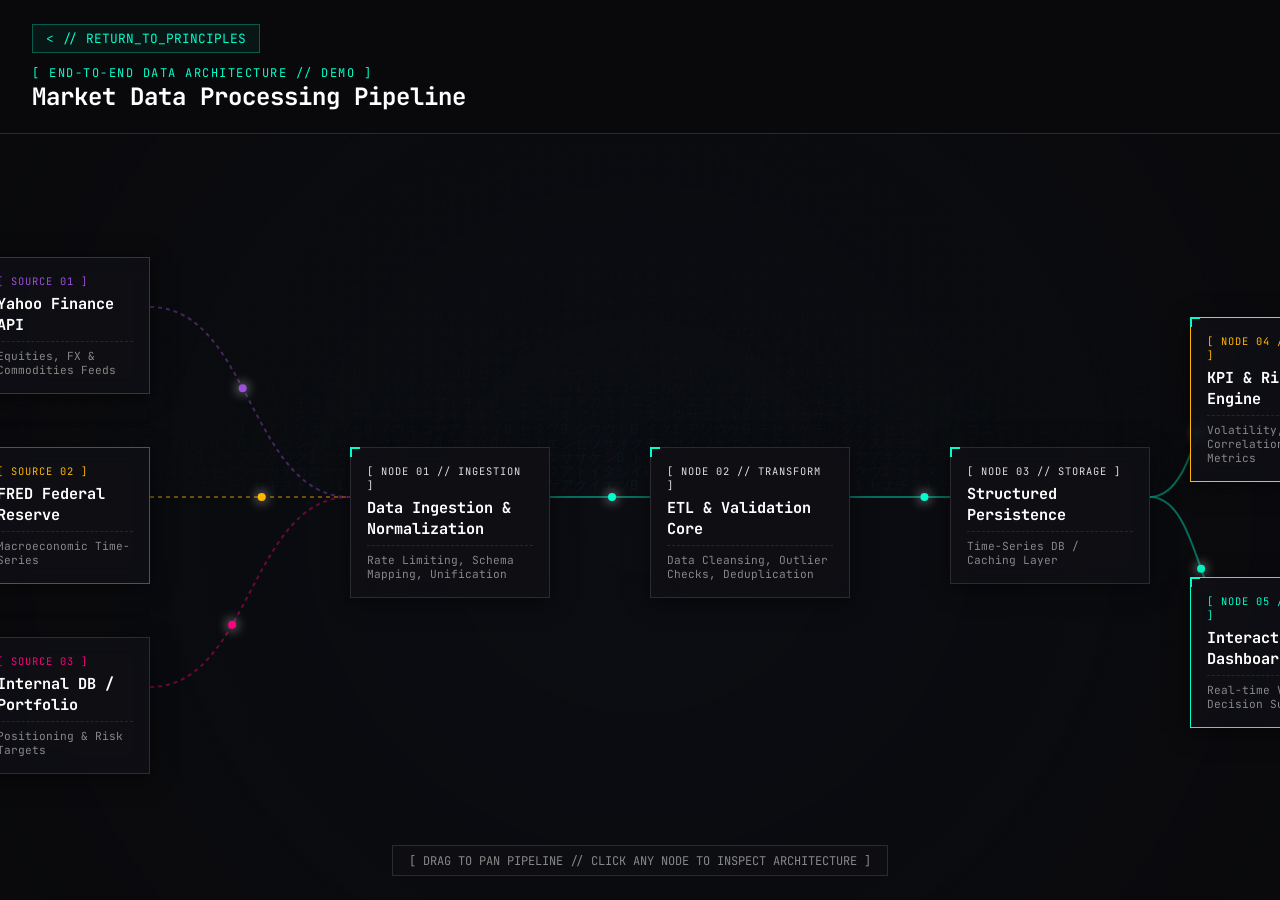
<file: process-pipeline.html>
<!DOCTYPE html>
<html lang="de">
<head>
  <meta charset="UTF-8">
  <meta name="viewport" content="width=device-width, initial-scale=1.0">
  <title>System Architecture: End-to-End Market Data Pipeline</title>
  
  <link rel="preconnect" href="https://fonts.googleapis.com">
  <link rel="preconnect" href="https://fonts.gstatic.com" crossorigin>
  <link href="https://fonts.googleapis.com/css2?family=JetBrains+Mono:wght@300;400;700&display=swap" rel="stylesheet">

  <style>
    :root {
      --bg-color: #0a0a0c;
      --card-bg: rgba(15, 15, 20, 0.9);
      --text-main: #e0e0e0;
      --text-muted: #888888;
      --cyber-glow: #00ffcc;
      --cyber-alert: #ffb703;
      --font-mono: 'JetBrains Mono', monospace;
      --border-color: #2a2a30;
      
      /* Source Colors */
      --color-yahoo: #9d4edd;
      --color-fred: #ffb703;
      --color-internal: #ff007f;
    }

    * { margin: 0; padding: 0; box-sizing: border-box; }

    body {
      background-color: var(--bg-color);
      color: var(--text-main);
      font-family: var(--font-mono);
      min-height: 100vh;
      overflow-x: hidden;
      display: flex;
      flex-direction: column;
    }

    #matrix-canvas {
      position: fixed;
      top: 0; left: 0;
      width: 100vw; height: 100vh;
      z-index: 1;
      opacity: 0.08;
      pointer-events: none;
    }

    header {
      position: relative;
      z-index: 10;
      padding: 1.5rem 2rem 0.5rem 2rem;
      background: rgba(10, 10, 12, 0.8);
      backdrop-filter: blur(8px);
      border-bottom: 1px solid var(--border-color);
    }

    .btn-back {
      display: inline-flex;
      align-items: center;
      gap: 0.5rem;
      color: var(--cyber-glow);
      text-decoration: none;
      font-size: 0.8rem;
      padding: 0.3rem 0.8rem;
      background: rgba(0, 255, 204, 0.05);
      border: 1px solid rgba(0, 255, 204, 0.3);
      transition: all 0.3s ease;
      margin-bottom: 0.8rem;
    }

    .btn-back:hover {
      background: rgba(0, 255, 204, 0.2);
      box-shadow: 0 0 12px rgba(0, 255, 204, 0.4);
    }

    .title-area {
      display: flex;
      justify-content: space-between;
      align-items: flex-end;
      flex-wrap: wrap;
      gap: 1rem;
      padding-bottom: 0.8rem;
    }

    .hud-title { font-size: 1.5rem; color: #fff; }
    .hud-sub { font-size: 0.75rem; color: var(--cyber-glow); letter-spacing: 1.5px; }

    /* PIPELINE CANVAS CONTAINER */
    .viewport {
      position: relative;
      z-index: 2;
      flex: 1;
      width: 100%;
      min-height: 600px;
      overflow: hidden;
      cursor: grab;
      background: radial-gradient(circle at center, rgba(15, 20, 30, 0.4) 0%, rgba(10, 10, 12, 1) 100%);
    }

    .viewport:active { cursor: grabbing; }

    .pipeline-world {
      position: absolute;
      width: 1400px;
      height: 700px;
      top: 50%;
      left: 50%;
      transform: translate(-50%, -50%);
      transition: transform 0.1s ease-out;
    }

    /* CONNECTOR LINES (SVG) */
    .connections-svg {
      position: absolute;
      top: 0; left: 0;
      width: 100%; height: 100%;
      pointer-events: none;
    }

    .pipe-line {
      fill: none;
      stroke: var(--border-color);
      stroke-width: 2;
      stroke-dasharray: 4 4;
    }

    .pipe-line.active-green { stroke: rgba(0, 255, 204, 0.4); stroke-width: 2; stroke-dasharray: none; }
    .pipe-line.line-yahoo { stroke: rgba(157, 78, 221, 0.4); }
    .pipe-line.line-fred { stroke: rgba(255, 183, 3, 0.4); }
    .pipe-line.line-internal { stroke: rgba(255, 0, 127, 0.4); }

    /* DATA PULSE ANIMATION */
    .pulse-particle {
      r: 4;
      filter: drop-shadow(0 0 6px currentColor);
    }

    /* NODES DESIGN */
    .node-box {
      position: absolute;
      background: var(--card-bg);
      border: 1px solid var(--border-color);
      padding: 1rem;
      width: 200px;
      backdrop-filter: blur(10px);
      cursor: pointer;
      transition: all 0.3s ease;
      box-shadow: 0 4px 20px rgba(0,0,0,0.5);
    }

    .node-box:hover {
      border-color: var(--cyber-glow);
      transform: translateY(-4px);
      box-shadow: 0 0 20px rgba(0, 255, 204, 0.2);
    }

    .node-box::before {
      content: '';
      position: absolute;
      top: -1px; left: -1px;
      width: 8px; height: 8px;
      border-top: 2px solid var(--cyber-glow);
      border-left: 2px solid var(--cyber-glow);
    }

    .node-header {
      font-size: 0.65rem;
      letter-spacing: 1px;
      margin-bottom: 0.3rem;
    }

    .node-title {
      font-size: 0.95rem;
      color: #fff;
      font-weight: bold;
      margin-bottom: 0.4rem;
    }

    .node-tech {
      font-size: 0.7rem;
      color: var(--text-muted);
      border-top: 1px dashed rgba(255,255,255,0.1);
      padding-top: 0.4rem;
    }

    /* SPECIFIC NODE STYLES */
    .node-source { width: 170px; }
    .src-yahoo { border-color: rgba(157, 78, 221, 0.4); }
    .src-yahoo .node-header { color: var(--color-yahoo); }
    .src-fred { border-color: rgba(255, 183, 3, 0.4); }
    .src-fred .node-header { color: var(--color-fred); }
    .src-internal { border-color: rgba(255, 0, 127, 0.4); }
    .src-internal .node-header { color: var(--color-internal); }

    /* MODAL OVERLAY */
    .modal-overlay {
      position: fixed;
      top: 0; left: 0; width: 100vw; height: 100vh;
      background: rgba(5, 5, 8, 0.85);
      backdrop-filter: blur(8px);
      z-index: 100;
      display: none;
      align-items: center;
      justify-content: center;
      padding: 1.5rem;
    }

    .modal-overlay.active { display: flex; }

    .modal-card {
      background: var(--card-bg);
      border: 1px solid var(--cyber-glow);
      width: 100%;
      max-width: 650px;
      padding: 2rem;
      position: relative;
      box-shadow: 0 0 30px rgba(0, 255, 204, 0.15);
      animation: modalSlide 0.3s ease;
    }

    @keyframes modalSlide {
      from { transform: translateY(20px); opacity: 0; }
      to { transform: translateY(0); opacity: 1; }
    }

    .modal-close {
      position: absolute;
      top: 1rem; right: 1rem;
      background: none; border: none;
      color: var(--cyber-glow);
      font-family: var(--font-mono);
      font-size: 1.2rem;
      cursor: pointer;
    }

    .modal-tag { font-size: 0.75rem; color: var(--cyber-alert); margin-bottom: 0.4rem; }
    .modal-title { font-size: 1.4rem; color: #fff; margin-bottom: 1rem; }
    .modal-section { margin-bottom: 1rem; }
    .modal-label { font-size: 0.75rem; color: var(--cyber-glow); text-transform: uppercase; margin-bottom: 0.3rem; }
    .modal-text { font-size: 0.85rem; color: var(--text-main); }
    
    .code-snippet {
      background: #050508;
      border: 1px solid var(--border-color);
      padding: 0.8rem;
      font-size: 0.75rem;
      color: var(--cyber-glow);
      overflow-x: auto;
      margin-top: 0.5rem;
    }

    .instruction-hint {
      position: absolute;
      bottom: 1.5rem;
      left: 50%;
      transform: translateX(-50%);
      font-size: 0.75rem;
      color: var(--text-muted);
      background: rgba(15, 15, 20, 0.8);
      padding: 0.4rem 1rem;
      border: 1px solid var(--border-color);
      pointer-events: none;
      z-index: 5;
    }
  </style>
</head>
<body>

  <canvas id="matrix-canvas"></canvas>

  <header>
    <a href="prinzipien.html" class="btn-back">&lt; // RETURN_TO_PRINCIPLES</a>
    <div class="title-area">
      <div>
        <div class="hud-sub">[ END-TO-END DATA ARCHITECTURE // DEMO ]</div>
        <h1 class="hud-title">Market Data Processing Pipeline</h1>
      </div>
    </div>
  </header>

  <div class="viewport" id="viewport">
    
    <div class="pipeline-world" id="world">
      
      <!-- CONNECTOR SVG PATHS & ANIMATED PULSES -->
      <svg class="connections-svg">
        <!-- Input Stream Paths to Ingestion Node -->
        <path id="path-yahoo" class="pipe-line line-yahoo" d="M 210,140 C 310,140 310,330 410,330" />
        <path id="path-fred" class="pipe-line line-fred" d="M 210,330 L 410,330" />
        <path id="path-internal" class="pipe-line line-internal" d="M 210,520 C 310,520 310,330 410,330" />

        <!-- Normalized Paths (Green) -->
        <path id="path-etl" class="pipe-line active-green" d="M 610,330 L 710,330" />
        <path id="path-db" class="pipe-line active-green" d="M 910,330 L 1010,330" />

        <!-- Fork Paths from DB to Compute & Dashboard -->
        <path id="path-compute" class="pipe-line active-green" d="M 1210,330 C 1260,330 1260,200 1300,200" />
        <path id="path-dashboard" class="pipe-line active-green" d="M 1210,330 C 1260,330 1260,460 1300,460" />

        <!-- Animated Data Pulses -->
        <!-- Purple Pulse (Yahoo) -->
        <circle class="pulse-particle" fill="var(--color-yahoo)">
          <animateMotion dur="2.5s" repeatCount="indefinite" path="M 210,140 C 310,140 310,330 410,330" />
        </circle>
        
        <!-- Yellow Pulse (FRED) -->
        <circle class="pulse-particle" fill="var(--color-fred)">
          <animateMotion dur="2s" repeatCount="indefinite" path="M 210,330 L 410,330" />
        </circle>

        <!-- Magenta Pulse (Internal) -->
        <circle class="pulse-particle" fill="var(--color-internal)">
          <animateMotion dur="3s" repeatCount="indefinite" path="M 210,520 C 310,520 310,330 410,330" />
        </circle>

        <!-- Green Normalized Pulses -->
        <circle class="pulse-particle" fill="var(--cyber-glow)">
          <animateMotion dur="1.8s" repeatCount="indefinite" path="M 610,330 L 710,330" />
        </circle>
        <circle class="pulse-particle" fill="var(--cyber-glow)">
          <animateMotion dur="1.5s" repeatCount="indefinite" path="M 910,330 L 1010,330" />
        </circle>
        <circle class="pulse-particle" fill="var(--cyber-glow)">
          <animateMotion dur="2.2s" repeatCount="indefinite" path="M 1210,330 C 1260,330 1260,200 1300,200" />
        </circle>
        <circle class="pulse-particle" fill="var(--cyber-glow)">
          <animateMotion dur="2s" repeatCount="indefinite" path="M 1210,330 C 1260,330 1260,460 1300,460" />
        </circle>
      </svg>

      <!-- DATA SOURCES (LEFT COLUMN) -->
      <div class="node-box node-source src-yahoo" style="top: 90px; left: 40px;" onclick="openNodeModal('yahoo')">
        <div class="node-header">[ SOURCE 01 ]</div>
        <div class="node-title">Yahoo Finance API</div>
        <div class="node-tech">Equities, FX &amp; Commodities Feeds</div>
      </div>

      <div class="node-box node-source src-fred" style="top: 280px; left: 40px;" onclick="openNodeModal('fred')">
        <div class="node-header">[ SOURCE 02 ]</div>
        <div class="node-title">FRED Federal Reserve</div>
        <div class="node-tech">Macroeconomic Time-Series</div>
      </div>

      <div class="node-box node-source src-internal" style="top: 470px; left: 40px;" onclick="openNodeModal('internal')">
        <div class="node-header">[ SOURCE 03 ]</div>
        <div class="node-title">Internal DB / Portfolio</div>
        <div class="node-tech">Positioning &amp; Risk Targets</div>
      </div>

      <!-- PROCESSING PIPELINE NODES -->
      <div class="node-box" style="top: 280px; left: 410px;" onclick="openNodeModal('ingestion')">
        <div class="node-header">[ NODE 01 // INGESTION ]</div>
        <div class="node-title">Data Ingestion &amp; Normalization</div>
        <div class="node-tech">Rate Limiting, Schema Mapping, Unification</div>
      </div>

      <div class="node-box" style="top: 280px; left: 710px;" onclick="openNodeModal('etl')">
        <div class="node-header">[ NODE 02 // TRANSFORM ]</div>
        <div class="node-title">ETL &amp; Validation Core</div>
        <div class="node-tech">Data Cleansing, Outlier Checks, Deduplication</div>
      </div>

      <div class="node-box" style="top: 280px; left: 1010px;" onclick="openNodeModal('storage')">
        <div class="node-header">[ NODE 03 // STORAGE ]</div>
        <div class="node-title">Structured Persistence</div>
        <div class="node-tech">Time-Series DB / Caching Layer</div>
      </div>

      <!-- OUTPUT NODES (RIGHT COLUMN) -->
      <div class="node-box" style="top: 150px; left: 1250px; border-color: var(--cyber-alert);" onclick="openNodeModal('compute')">
        <div class="node-header" style="color: var(--cyber-alert);">[ NODE 04 // ANALYTICS ]</div>
        <div class="node-title">KPI &amp; Risk Compute Engine</div>
        <div class="node-tech">Volatility, Correlation, Drawdown Metrics</div>
      </div>

      <div class="node-box" style="top: 410px; left: 1250px; border-color: var(--cyber-glow);" onclick="openNodeModal('ui')">
        <div class="node-header" style="color: var(--cyber-glow);">[ NODE 05 // INTERFACE ]</div>
        <div class="node-title">Interactive Dashboard / HUD</div>
        <div class="node-tech">Real-time Visuals &amp; Decision Support</div>
      </div>

    </div>

  </div>

  <div class="instruction-hint">[ DRAG TO PAN PIPELINE // CLICK ANY NODE TO INSPECT ARCHITECTURE ]</div>

  <!-- HUD DETAIL MODAL -->
  <div class="modal-overlay" id="modal-overlay" onclick="closeModal(event)">
    <div class="modal-card" onclick="event.stopPropagation()">
      <button class="modal-close" onclick="closeModalDirect()">&times;</button>
      <div class="modal-tag" id="m-tag">[ NODE SPECS ]</div>
      <h2 class="modal-title" id="m-title">Node Title</h2>
      
      <div class="modal-section">
        <div class="modal-label">Prozess- &amp; Datenfunktion</div>
        <div class="modal-text" id="m-desc">Description text...</div>
      </div>

      <div class="modal-section">
        <div class="modal-label">Datenformate &amp; Schnittstellen</div>
        <div class="modal-text" id="m-specs">Formats...</div>
      </div>

      <div class="modal-section">
        <div class="modal-label">System- &amp; Architekturprinzipien</div>
        <div class="modal-text" id="m-principles">Principles...</div>
      </div>

      <div class="modal-section">
        <div class="modal-label">Struktur-Beispiel (Code/Payload)</div>
        <div class="code-snippet" id="m-code">// payload snippet</div>
      </div>
    </div>
  </div>

  <script>
    // NODE SPECIFICATIONS DATA
    const nodeSpecs = {
      yahoo: {
        tag: '[ EXTERNAL SOURCE // PURPLE STREAM ]',
        title: 'Yahoo Finance API Interface',
        desc: 'Liefert unstrukturierte Marktpreise, Devisenkurse und Rohstoff-Futures über REST & Polling.',
        specs: 'Format: JSON / CSV. Intervall: 1 Min Tick-Intervall.',
        principles: 'Ausfallsicherheit gegen API-Changes & Rate-Limits durch Caching und Circuit-Breaker-Muster.',
        code: `{\n  "symbol": "AAPL",\n  "price": 224.50,\n  "currency": "USD",\n  "timestamp": 1773700000\n}`
      },
      fred: {
        tag: '[ EXTERNAL SOURCE // YELLOW STREAM ]',
        title: 'FRED Macroeconomic Data',
        desc: 'Erfasst zins- und geldpolitische Fundamentaldaten der Federal Reserve (z. B. 10Y Yields, US Inflation).',
        specs: 'Format: REST API / XML & JSON. Update: Täglich / Monatlich.',
        principles: 'Historische Datenintegrität gewährleisten. Automatisiertes Handhaben von Revisionsdaten.',
        code: `{\n  "series_id": "DGS10",\n  "value": "4.12",\n  "unit": "Percent",\n  "date": "2026-09-15"\n}`
      },
      internal: {
        tag: '[ INTERNAL SOURCE // MAGENTA STREAM ]',
        title: 'Internal Portfolio DB',
        desc: 'Liefert interne Positionsgrößen, Risikogrenzen und historische Transaktionsdaten.',
        specs: 'Format: PostgreSQL / Internal SQL Schema.',
        principles: 'Strikte Trennung von Kundendaten und Marktanalytik. Hohe Konsistenz (ACID).',
        code: `SELECT portfolio_id, asset, position_qty \nFROM internal_positions \nWHERE status = 'ACTIVE';`
      },
      ingestion: {
        tag: '[ PIPELINE CORE // NODE 01 ]',
        title: 'Data Ingestion & Normalization',
        desc: 'Zentraler Eingangsknoten. Nimmt heterogene Quell-Formate (Lila, Gelb, Magenta) auf und konvertiert sie in ein einheitliches internes Datenmodell (Neon-Grün).',
        specs: 'In-Memory Stream Processing / Schema Validation.',
        principles: 'Single Source of Truth schaffen: "Garbage In, Garbage Out" verhindern durch strikte Schema-Normalisierung am Eingang.',
        code: `// Unified Internal Schema\n{\n  "asset_id": "US_10Y_BOND",\n  "category": "MACRO",\n  "normalized_val": 0.0412,\n  "stream_status": "VALIDATED"\n}`
      },
      etl: {
        tag: '[ PIPELINE CORE // NODE 02 ]',
        title: 'ETL & Validation Engine',
        desc: 'Bereinigt Daten von statistischen Ausreißern, schließt Datenlücken (Forward-Fill) und entfernt Duplikate.',
        specs: 'Python / Pandas / Polars Data Processing Engine.',
        principles: 'Transparente Datenqualitäts-Checks. Jeder Datenpunkt erhält einen Quality-Score vor der Speicherung.',
        code: `df.clean_outliers(std_dev=3)\n  .forward_fill()\n  .validate_schema()`
      },
      storage: {
        tag: '[ PERSISTENCE // NODE 03 ]',
        title: 'Structured Time-Series Storage',
        desc: 'Speichert die normalisierten Zeitreihen für blitzschnelle historische Analysen und Re-Computations.',
        specs: 'TimescaleDB / Caching via Redis.',
        principles: 'Effiziente Indizierung nach Zeitstempel und Asset-Klasse für optimierte Query-Zeiten unter 10ms.',
        code: `CREATE TABLE market_ticks (\n  time TIMESTAMPTZ NOT NULL,\n  asset_id VARCHAR(32),\n  val DOUBLE PRECISION\n);`
      },
      compute: {
        tag: '[ ANALYTICS // NODE 04 ]',
        title: 'KPI & Risk Compute Engine',
        desc: 'Berechnet in Echtzeit finanzmathematische Kennzahlen (z. B. Value-at-Risk, Korrelationen, Sharpe Ratio).',
        specs: 'NumPy / C++ Execution Module.',
        principles: 'Ergebnisse fließen zurück in die Pipeline oder triggern automatisierte Alarme bei Schwellenwert-Überschreitungen.',
        code: `def calc_var(returns, confidence=0.95):\n    return np.percentile(returns, (1 - confidence) * 100)`
      },
      ui: {
        tag: '[ HUMAN INTERFACE // NODE 05 ]',
        title: 'Interactive Dashboard HUD',
        desc: 'Das finale Frontend für den Anwender: Wandelt abstrakte Berechnungen in klare visualisierte Handlungsempfehlungen um.',
        specs: 'HTML5 / SVG Charting / WebSocket Subscriptions.',
        principles: 'UX auf den Punkt: Keine überflüssigen Kennzahlen, fokussiert auf maximale Information Dichte und Entscheidungsunterstützung.',
        code: `// Render Realtime Visual Update\nrenderHUDChart(kpiStreamData);`
      }
    };

    function openNodeModal(key) {
      const data = nodeSpecs[key];
      if (!data) return;
      document.getElementById('m-tag').innerText = data.tag;
      document.getElementById('m-title').innerText = data.title;
      document.getElementById('m-desc').innerText = data.desc;
      document.getElementById('m-specs').innerText = data.specs;
      document.getElementById('m-principles').innerText = data.principles;
      document.getElementById('m-code').innerText = data.code;
      document.getElementById('modal-overlay').classList.add('active');
    }

    function closeModalDirect() {
      document.getElementById('modal-overlay').classList.remove('active');
    }

    function closeModal(e) {
      if (e.target.id === 'modal-overlay') closeModalDirect();
    }

    // DRAGGABLE CANVAS IMPLEMENTATION FOR MOBILE & DESKTOP PANNING
    const viewport = document.getElementById('viewport');
    const world = document.getElementById('world');

    let isDragging = false;
    let startX, startY;
    let currentX = 0, currentY = 0;

    viewport.addEventListener('mousedown', (e) => {
      isDragging = true;
      startX = e.clientX - currentX;
      startY = e.clientY - currentY;
    });

    window.addEventListener('mousemove', (e) => {
      if (!isDragging) return;
      currentX = e.clientX - startX;
      currentY = e.clientY - startY;
      world.style.transform = `translate(calc(-50% + ${currentX}px), calc(-50% + ${currentY}px))`;
    });

    window.addEventListener('mouseup', () => isDragging = false);

    // TOUCH EVENTS FOR MOBILE DRAGGING
    viewport.addEventListener('touchstart', (e) => {
      if(e.touches.length === 1) {
        isDragging = true;
        startX = e.touches[0].clientX - currentX;
        startY = e.touches[0].clientY - currentY;
      }
    });

    window.addEventListener('touchmove', (e) => {
      if (!isDragging) return;
      currentX = e.touches[0].clientX - startX;
      currentY = e.touches[0].clientY - startY;
      world.style.transform = `translate(calc(-50% + ${currentX}px), calc(-50% + ${currentY}px))`;
    });

    window.addEventListener('touchend', () => isDragging = false);

    // MATRIX BACKGROUND
    const canvas = document.getElementById('matrix-canvas');
    const ctx = canvas.getContext('2d');
    function resizeCanvas() { canvas.width = window.innerWidth; canvas.height = window.innerHeight; }
    resizeCanvas();
    window.addEventListener('resize', resizeCanvas);

    const chars = '01アイウエオカキクケコサシスセソタチツテト';
    let columns = Math.floor(canvas.width / 14);
    let drops = Array(columns).fill(1);

    function drawMatrix() {
      ctx.fillStyle = 'rgba(10, 10, 12, 0.1)';
      ctx.fillRect(0, 0, canvas.width, canvas.height);
      ctx.fillStyle = '#00ffcc';
      ctx.font = '14px "JetBrains Mono", monospace';
      for (let i = 0; i < drops.length; i++) {
        const text = chars.charAt(Math.floor(Math.random() * chars.length));
        ctx.fillText(text, i * 14, drops[i] * 14);
        if (drops[i] * 14 > canvas.height && Math.random() > 0.975) drops[i] = 0;
        drops[i]++;
      }
    }
    setInterval(drawMatrix, 33);
  </script>

</body>
</html>
</file>
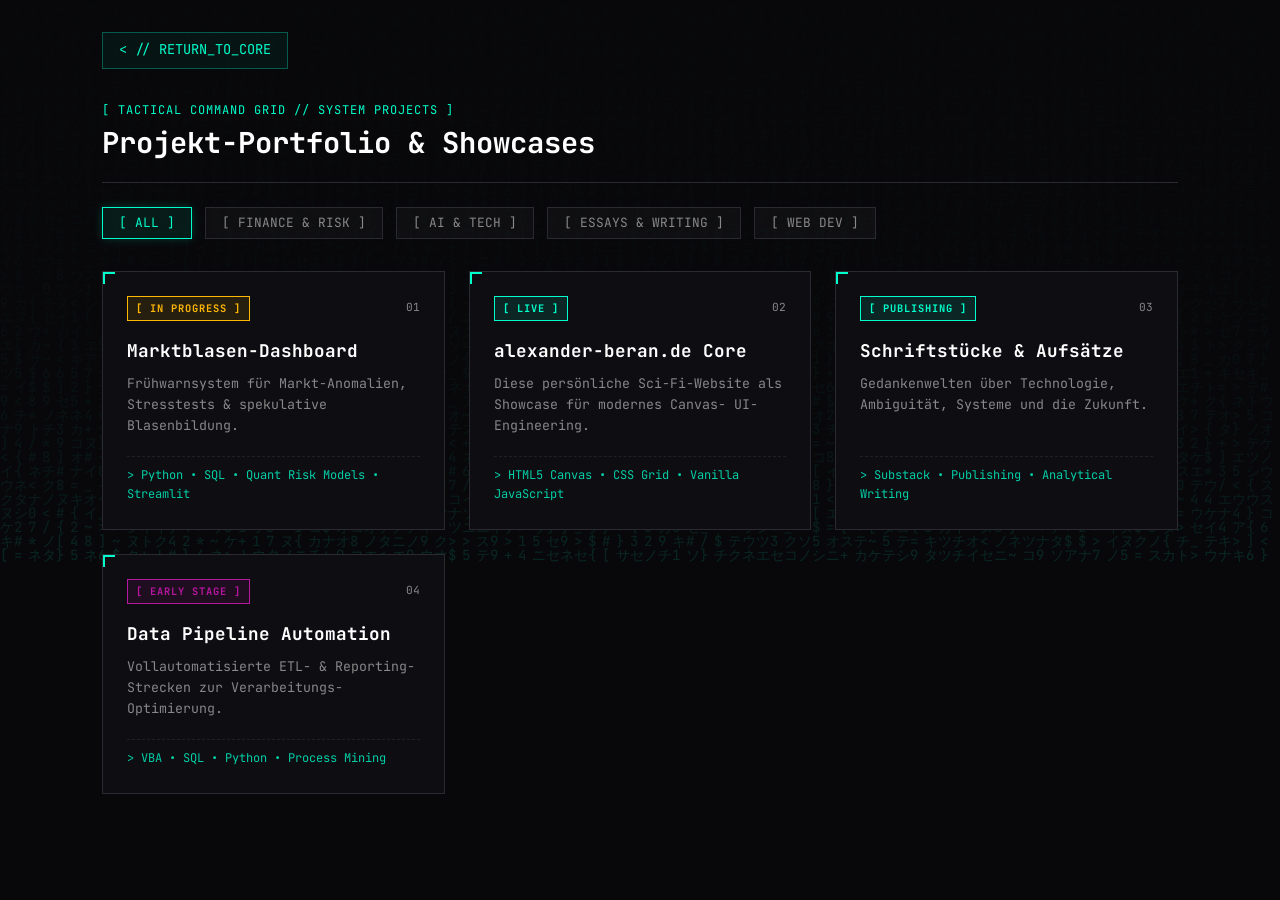
<file: projekte.html>
<!DOCTYPE html>
<html lang="de">
<head>
  <meta charset="UTF-8">
  <meta name="viewport" content="width=device-width, initial-scale=1.0">
  <title>Tactical Command Grid: Projects | Alexander Beran</title>
  
  <!-- Google Font: JetBrains Mono -->
  <link rel="preconnect" href="https://fonts.googleapis.com">
  <link rel="preconnect" href="https://fonts.gstatic.com" crossorigin>
  <link href="https://fonts.googleapis.com/css2?family=JetBrains+Mono:wght@300;400;700&display=swap" rel="stylesheet">

  <style>
    :root {
      --bg-color: #0a0a0c;
      --card-bg: rgba(15, 15, 20, 0.85);
      --text-main: #e0e0e0;
      --text-muted: #888888;
      --cyber-glow: #00ffcc;
      --cyber-alert: #ffb703;
      --cyber-purple: #b5179e;
      --font-mono: 'JetBrains Mono', monospace;
      --border-color: #2a2a30;
    }

    * {
      margin: 0;
      padding: 0;
      box-sizing: border-box;
    }

    body {
      background-color: var(--bg-color);
      color: var(--text-main);
      font-family: var(--font-mono);
      min-height: 100vh;
      padding: 2rem 8%;
      line-height: 1.6;
      position: relative;
    }

    /* BACKGROUND CANVAS */
    #matrix-canvas {
      position: fixed;
      top: 0;
      left: 0;
      width: 100vw;
      height: 100vh;
      z-index: 1;
      opacity: 0.12;
      pointer-events: none;
    }

    /* NAVIGATION BACK BUTTON */
    .nav-bar {
      position: relative;
      z-index: 10;
      margin-bottom: 2rem;
    }

    .btn-back {
      display: inline-flex;
      align-items: center;
      gap: 0.5rem;
      color: var(--cyber-glow);
      text-decoration: none;
      font-size: 0.85rem;
      padding: 0.4rem 1rem;
      background: rgba(0, 255, 204, 0.05);
      border: 1px solid rgba(0, 255, 204, 0.3);
      transition: all 0.3s ease;
    }

    .btn-back:hover {
      background: rgba(0, 255, 204, 0.15);
      box-shadow: 0 0 15px rgba(0, 255, 204, 0.3);
      transform: translateX(-3px);
    }

    /* MAIN HUD CONTAINER */
    main {
      position: relative;
      z-index: 2;
      max-width: 1200px;
      margin: 0 auto;
    }

    .hud-header {
      border-bottom: 1px solid var(--border-color);
      padding-bottom: 1rem;
      margin-bottom: 1.5rem;
    }

    .hud-title {
      font-size: 1.8rem;
      color: #fff;
    }

    .hud-status {
      font-size: 0.75rem;
      color: var(--cyber-glow);
      text-transform: uppercase;
      letter-spacing: 1px;
    }

    /* FILTER TAGS */
    .filter-container {
      display: flex;
      flex-wrap: wrap;
      gap: 0.8rem;
      margin-bottom: 2rem;
    }

    .filter-btn {
      background: rgba(255, 255, 255, 0.03);
      border: 1px solid var(--border-color);
      color: var(--text-muted);
      padding: 0.4rem 1rem;
      font-family: var(--font-mono);
      font-size: 0.8rem;
      cursor: pointer;
      transition: all 0.3s ease;
    }

    .filter-btn:hover, .filter-btn.active {
      color: var(--cyber-glow);
      border-color: var(--cyber-glow);
      background: rgba(0, 255, 204, 0.08);
      box-shadow: 0 0 10px rgba(0, 255, 204, 0.2);
    }

    /* PROJECT GRID */
    .project-grid {
      display: grid;
      grid-template-columns: repeat(auto-fill, minmax(340px, 1fr));
      gap: 1.5rem;
    }

    /* CARD DESIGN WITH SCANNER EFFECT */
    .project-card {
      background: var(--card-bg);
      border: 1px solid var(--border-color);
      padding: 1.5rem;
      position: relative;
      backdrop-filter: blur(5px);
      cursor: pointer;
      overflow: hidden;
      display: flex;
      flex-direction: column;
      justify-content: space-between;
      transition: transform 0.3s ease, border-color 0.3s ease, box-shadow 0.3s ease;
    }

    .project-card:hover {
      transform: translateY(-4px);
      border-color: var(--cyber-glow);
      box-shadow: 0 0 25px rgba(0, 255, 204, 0.15);
    }

    /* Corner Accent */
    .project-card::before {
      content: '';
      position: absolute;
      top: 0;
      left: 0;
      width: 10px;
      height: 10px;
      border-top: 2px solid var(--cyber-glow);
      border-left: 2px solid var(--cyber-glow);
    }

    /* SCANNER BEAM EFFECT */
    .project-card::after {
      content: '';
      position: absolute;
      top: -100%;
      left: 0;
      width: 100%;
      height: 100%;
      background: linear-gradient(to bottom, transparent, rgba(0, 255, 204, 0.15), transparent);
      transition: none;
      pointer-events: none;
    }

    .project-card:hover::after {
      animation: scanBeam 1.5s infinite linear;
    }

    @keyframes scanBeam {
      0% { top: -100%; }
      100% { top: 100%; }
    }

    /* CARD HEADER & BADGES */
    .card-top {
      display: flex;
      justify-content: space-between;
      align-items: center;
      margin-bottom: 1rem;
    }

    .status-badge {
      font-size: 0.65rem;
      padding: 0.2rem 0.5rem;
      font-weight: bold;
      letter-spacing: 1px;
      border: 1px solid transparent;
    }

    .status-badge.live {
      color: var(--cyber-glow);
      border-color: var(--cyber-glow);
      background: rgba(0, 255, 204, 0.1);
    }

    .status-badge.dev {
      color: var(--cyber-alert);
      border-color: var(--cyber-alert);
      background: rgba(255, 183, 3, 0.1);
    }

    .status-badge.lab {
      color: var(--cyber-purple);
      border-color: var(--cyber-purple);
      background: rgba(181, 23, 158, 0.1);
    }

    .project-title {
      font-size: 1.1rem;
      color: #fff;
      margin-bottom: 0.5rem;
    }

    .project-desc {
      font-size: 0.83rem;
      color: var(--text-muted);
      margin-bottom: 1.2rem;
    }

    .tech-stack {
      font-size: 0.75rem;
      color: var(--cyber-glow);
      opacity: 0.8;
      border-top: 1px dashed rgba(255, 255, 255, 0.1);
      padding-top: 0.6rem;
    }

    /* TERMINAL INSPECTOR (MODAL OVERLAY) */
    .inspector-overlay {
      position: fixed;
      top: 0;
      left: 0;
      width: 100vw;
      height: 100vh;
      background: rgba(5, 5, 8, 0.85);
      backdrop-filter: blur(8px);
      z-index: 100;
      display: flex;
      justify-content: center;
      align-items: center;
      opacity: 0;
      pointer-events: none;
      transition: opacity 0.3s ease;
    }

    .inspector-overlay.active {
      opacity: 1;
      pointer-events: all;
    }

    .inspector-modal {
      background: #0d0d12;
      border: 1px solid var(--cyber-glow);
      width: 90%;
      max-width: 650px;
      padding: 2rem;
      position: relative;
      box-shadow: 0 0 30px rgba(0, 255, 204, 0.2);
    }

    .btn-close {
      position: absolute;
      top: 1rem;
      right: 1rem;
      background: none;
      border: 1px solid var(--border-color);
      color: var(--text-muted);
      padding: 0.2rem 0.6rem;
      cursor: pointer;
      font-family: var(--font-mono);
    }

    .btn-close:hover {
      color: #fff;
      border-color: #fff;
    }

    .inspector-title {
      color: var(--cyber-glow);
      font-size: 1.3rem;
      margin-bottom: 0.5rem;
    }

    .inspector-section {
      margin-top: 1rem;
    }

    .inspector-section h4 {
      font-size: 0.8rem;
      color: var(--text-muted);
      text-transform: uppercase;
      margin-bottom: 0.3rem;
    }

    .inspector-section p {
      font-size: 0.9rem;
      color: #ddd;
    }

    .action-btn {
      display: inline-block;
      margin-top: 1.5rem;
      padding: 0.6rem 1.2rem;
      background: rgba(0, 255, 204, 0.1);
      border: 1px solid var(--cyber-glow);
      color: var(--cyber-glow);
      text-decoration: none;
      font-size: 0.85rem;
      font-weight: bold;
      transition: all 0.3s ease;
    }

    .action-btn:hover {
      background: var(--cyber-glow);
      color: #000;
      box-shadow: 0 0 15px var(--cyber-glow);
    }
  </style>
</head>
<body>

  <!-- Background Canvas -->
  <canvas id="matrix-canvas"></canvas>

  <main>
    <!-- Back Button -->
    <div class="nav-bar">
      <a href="index-matrix.html" class="btn-back">&lt; // RETURN_TO_CORE</a>
    </div>

    <!-- HUD Header -->
    <header class="hud-header">
      <div class="hud-status">[ TACTICAL COMMAND GRID // SYSTEM PROJECTS ]</div>
      <h1 class="hud-title">Projekt-Portfolio & Showcases</h1>
    </header>

    <!-- Filter Tags -->
    <div class="filter-container">
      <button class="filter-btn active" data-filter="all">[ ALL ]</button>
      <button class="filter-btn" data-filter="finance">[ FINANCE & RISK ]</button>
      <button class="filter-btn" data-filter="ai">[ AI & TECH ]</button>
      <button class="filter-btn" data-filter="writing">[ ESSAYS & WRITING ]</button>
      <button class="filter-btn" data-filter="web">[ WEB DEV ]</button>
    </div>

    <!-- Grid System -->
    <div class="project-grid" id="grid">

      <!-- PROJEKT 1: MARKTBLASEN DASHBOARD -->
      <article class="project-card" data-category="finance" 
               data-title="Marktblasen-Dashboard & Risk Early-Warning" 
               data-problem="Frühzeitige Erkennung von Spekulationsblasen und systemischen Risiken an den Finanzmärkten."
               data-solution="Ein interaktives Dashboard zur Modellierung von Volatilitäts-Stresstests, Stimmungs-Indikatoren und Extremwert-Analysen auf Basis von historischen Marktdaten."
               data-link="pipeline-shell.html#level-3">
        <div>
          <div class="card-top">
            <span class="status-badge dev">[ IN PROGRESS ]</span>
            <span style="font-size: 0.7rem; color: var(--text-muted);">01</span>
          </div>
          <h3 class="project-title">Marktblasen-Dashboard</h3>
          <p class="project-desc">Frühwarnsystem für Markt-Anomalien, Stresstests & spekulative Blasenbildung.</p>
        </div>
        <div class="tech-stack">&gt; Python • SQL • Quant Risk Models • Streamlit</div>
      </article>

      <!-- PROJEKT 2: DIESE WEBSITE -->
      <article class="project-card" data-category="web" 
               data-title="Cyberpunk Terminal Web-App" 
               data-problem="Klassische Standard-Portfolio-Websites sind austauschbar und langweilig."
               data-solution="Entwicklung eines hochdynamischen, Matrix-inspirierten Sci-Fi UI-Frameworks mit HTML5 Canvas und interaktiven HUD-Elementen."
               data-link="index.html">
        <div>
          <div class="card-top">
            <span class="status-badge live">[ LIVE ]</span>
            <span style="font-size: 0.7rem; color: var(--text-muted);">02</span>
          </div>
          <h3 class="project-title">alexander-beran.de Core</h3>
          <p class="project-desc">Diese persönliche Sci-Fi-Website als Showcase für modernes Canvas- UI-Engineering.</p>
        </div>
        <div class="tech-stack">&gt; HTML5 Canvas • CSS Grid • Vanilla JavaScript</div>
      </article>

      <!-- PROJEKT 3: SUBSTACK & ESSAYS -->
      <article class="project-card" data-category="writing" 
               data-title="Substack: Essays & Reflexionen" 
               data-problem="Verbindung von tiefgründigen Gedanken zu KI, Gesellschaft, Finanzen und Philosophie."
               data-solution="Ein regelmäßiges Veröffentlichungs-Format für freies Schreiben und sozioökonomische Analysen."
               data-link="https://substack.com/@fragmentations/posts">
        <div>
          <div class="card-top">
            <span class="status-badge live">[ PUBLISHING ]</span>
            <span style="font-size: 0.7rem; color: var(--text-muted);">03</span>
          </div>
          <h3 class="project-title">Schriftstücke & Aufsätze</h3>
          <p class="project-desc">Gedankenwelten über Technologie, Ambiguität, Systeme und die Zukunft.</p>
        </div>
        <div class="tech-stack">&gt; Substack • Publishing • Analytical Writing</div>
      </article>

      <!-- PROJEKT 4: DATA AUTOMATION PIPELINES -->
      <article class="project-card" data-category="ai" 
               data-title="Automated Data & Process Pipelines" 
               data-problem="Manuelle Controlling-Reportings kosten extrem viel Zeit und bergen Fehlerrisiken."
               data-solution="Skripte und Bots zur automatisierten Datenkonsolidierung, ETL-Prozessen und Aufbereitung für Gremien."
               data-link="#">
        <div>
          <div class="card-top">
            <span class="status-badge lab">[ EARLY STAGE ]</span>
            <span style="font-size: 0.7rem; color: var(--text-muted);">04</span>
          </div>
          <h3 class="project-title">Data Pipeline Automation</h3>
          <p class="project-desc">Vollautomatisierte ETL- & Reporting-Strecken zur Verarbeitungs-Optimierung.</p>
        </div>
        <div class="tech-stack">&gt; VBA • SQL • Python • Process Mining</div>
      </article>

    </div>
  </main>

  <!-- TERMINAL INSPECTOR MODAL -->
  <div class="inspector-overlay" id="inspector">
    <div class="inspector-modal">
      <button class="btn-close" id="btnClose">[ ESC / CLOSE ]</button>
      <div class="hud-status">[ TERMINAL INSPECTOR // DETAIL VIEW ]</div>
      <h2 class="inspector-title" id="modalTitle">Projekt Name</h2>
      
      <div class="inspector-section">
        <h4>// Problemstellung</h4>
        <p id="modalProblem">...</p>
      </div>

      <div class="inspector-section">
        <h4>// System-Lösung</h4>
        <p id="modalSolution">...</p>
      </div>

      <a href="#" class="action-btn" id="modalLink" target="_blank">[ LAUNCH PROJECT / ACTION ]</a>
    </div>
  </div>

  <script>
    /* 1. MATRIX CANVAS EFFECT */
    const canvas = document.getElementById('matrix-canvas');
    const ctx = canvas.getContext('2d');

    function resizeCanvas() {
      canvas.width = window.innerWidth;
      canvas.height = window.innerHeight;
    }
    resizeCanvas();
    window.addEventListener('resize', resizeCanvas);

    const chars = 'アイウエオカキクケコサシスセソタチツテトナニヌネノ0123456789<>{}[]/*+=~#$_';
    const fontSize = 14;
    let columns = Math.floor(canvas.width / fontSize);
    let drops = Array(columns).fill(1);

    function drawMatrix() {
      ctx.fillStyle = 'rgba(10, 10, 12, 0.1)';
      ctx.fillRect(0, 0, canvas.width, canvas.height);
      ctx.fillStyle = '#00ffcc';
      ctx.font = fontSize + 'px "JetBrains Mono", monospace';

      for (let i = 0; i < drops.length; i++) {
        const text = chars.charAt(Math.floor(Math.random() * chars.length));
        ctx.fillText(text, i * fontSize, drops[i] * fontSize);
        if (drops[i] * fontSize > canvas.height && Math.random() > 0.975) {
          drops[i] = 0;
        }
        drops[i]++;
      }
    }
    setInterval(drawMatrix, 33);

    /* 2. FILTER SYSTEM */
    const filterBtns = document.querySelectorAll('.filter-btn');
    const projectCards = document.querySelectorAll('.project-card');

    filterBtns.forEach(btn => {
      btn.addEventListener('click', () => {
        filterBtns.forEach(b => b.classList.remove('active'));
        btn.classList.add('active');

        const filter = btn.getAttribute('data-filter');

        projectCards.forEach(card => {
          if (filter === 'all' || card.getAttribute('data-category') === filter) {
            card.style.display = 'flex';
          } else {
            card.style.display = 'none';
          }
        });
      });
    });

    /* 3. TERMINAL INSPECTOR (MODAL) */
    const inspector = document.getElementById('inspector');
    const btnClose = document.getElementById('btnClose');
    const modalTitle = document.getElementById('modalTitle');
    const modalProblem = document.getElementById('modalProblem');
    const modalSolution = document.getElementById('modalSolution');
    const modalLink = document.getElementById('modalLink');

    projectCards.forEach(card => {
      card.addEventListener('click', () => {
        modalTitle.innerText = card.getAttribute('data-title');
        modalProblem.innerText = card.getAttribute('data-problem');
        modalSolution.innerText = card.getAttribute('data-solution');
        
        const link = card.getAttribute('data-link');
        modalLink.href = link;
        
        if (link === '#') {
          modalLink.innerText = '[ STATUS: IN DEVELOPMENT ]';
        } else {
          modalLink.innerText = '[ OPEN / LAUNCH LINK ]';
        }

        inspector.classList.add('active');
      });
    });

    btnClose.addEventListener('click', () => {
      inspector.classList.remove('active');
    });

    inspector.addEventListener('click', (e) => {
      if (e.target === inspector) {
        inspector.classList.remove('active');
      }
    });
  </script>
</body>
</html>
</file>
